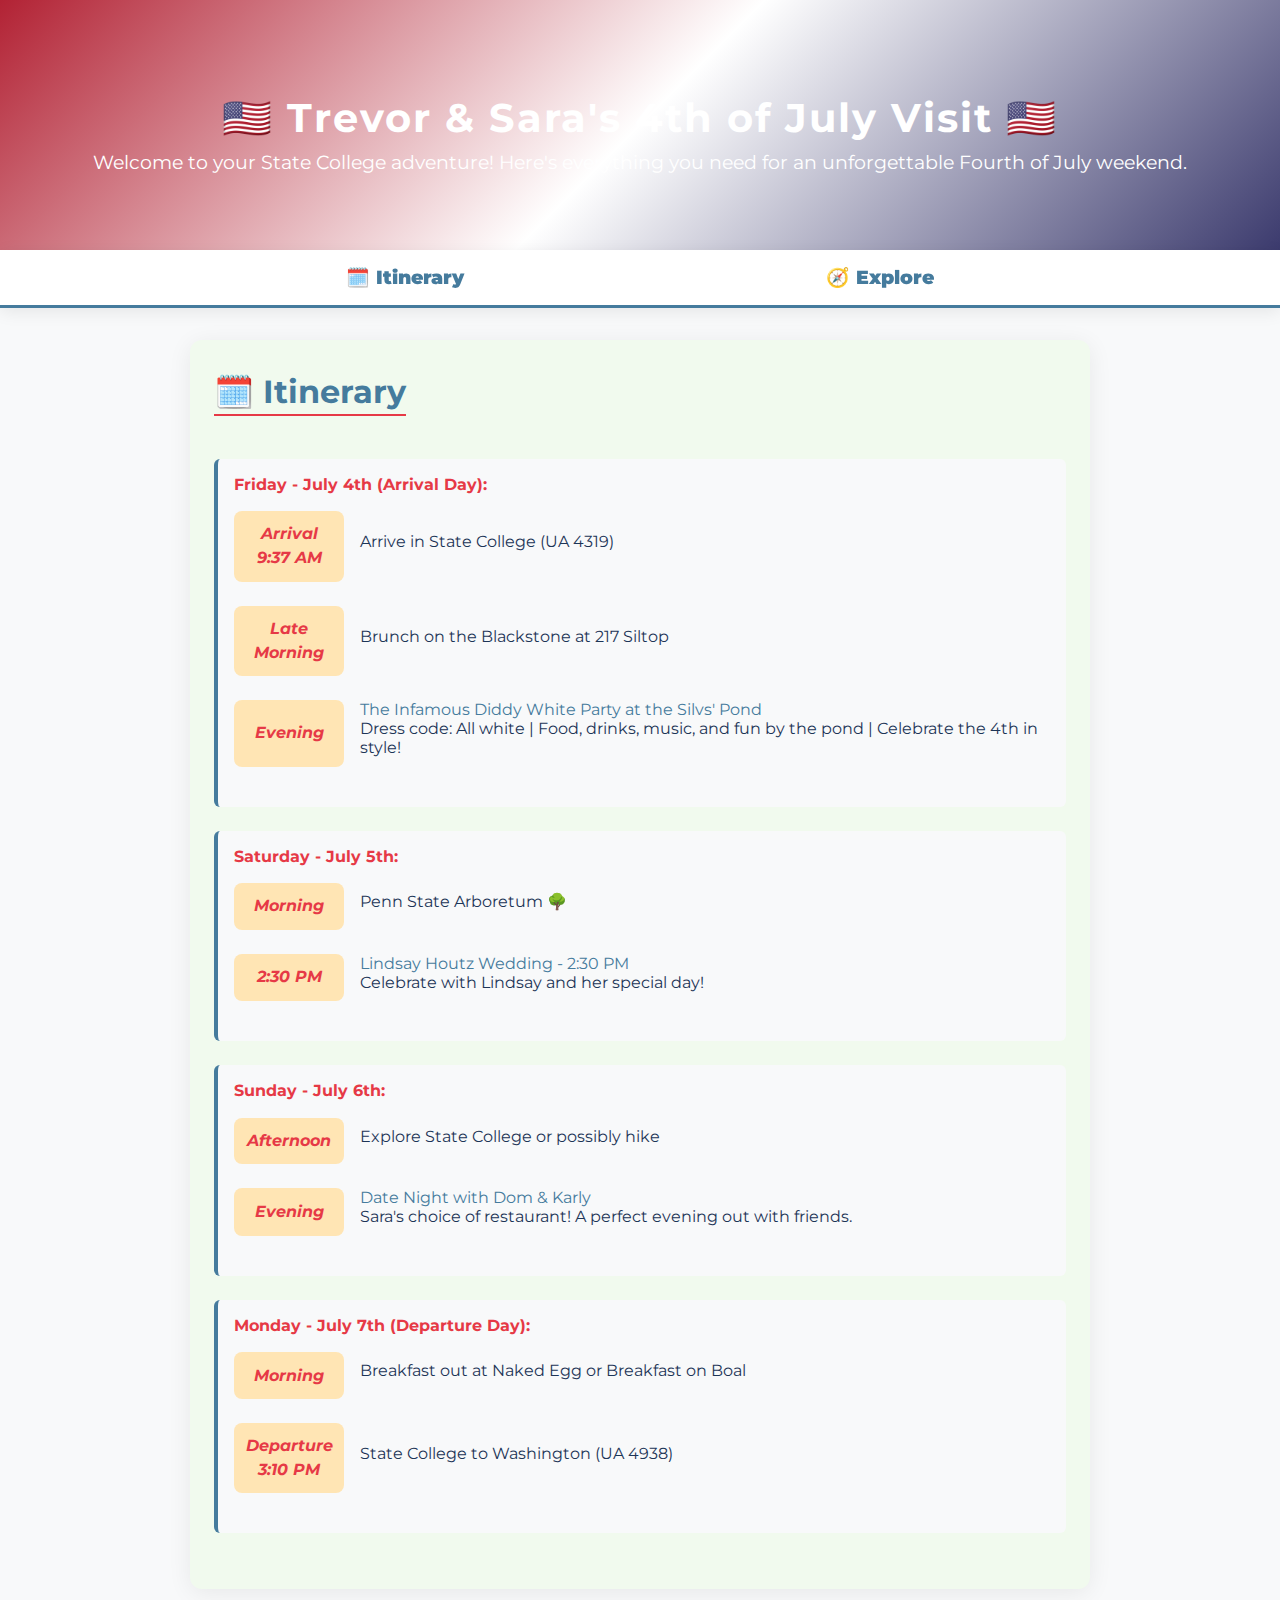
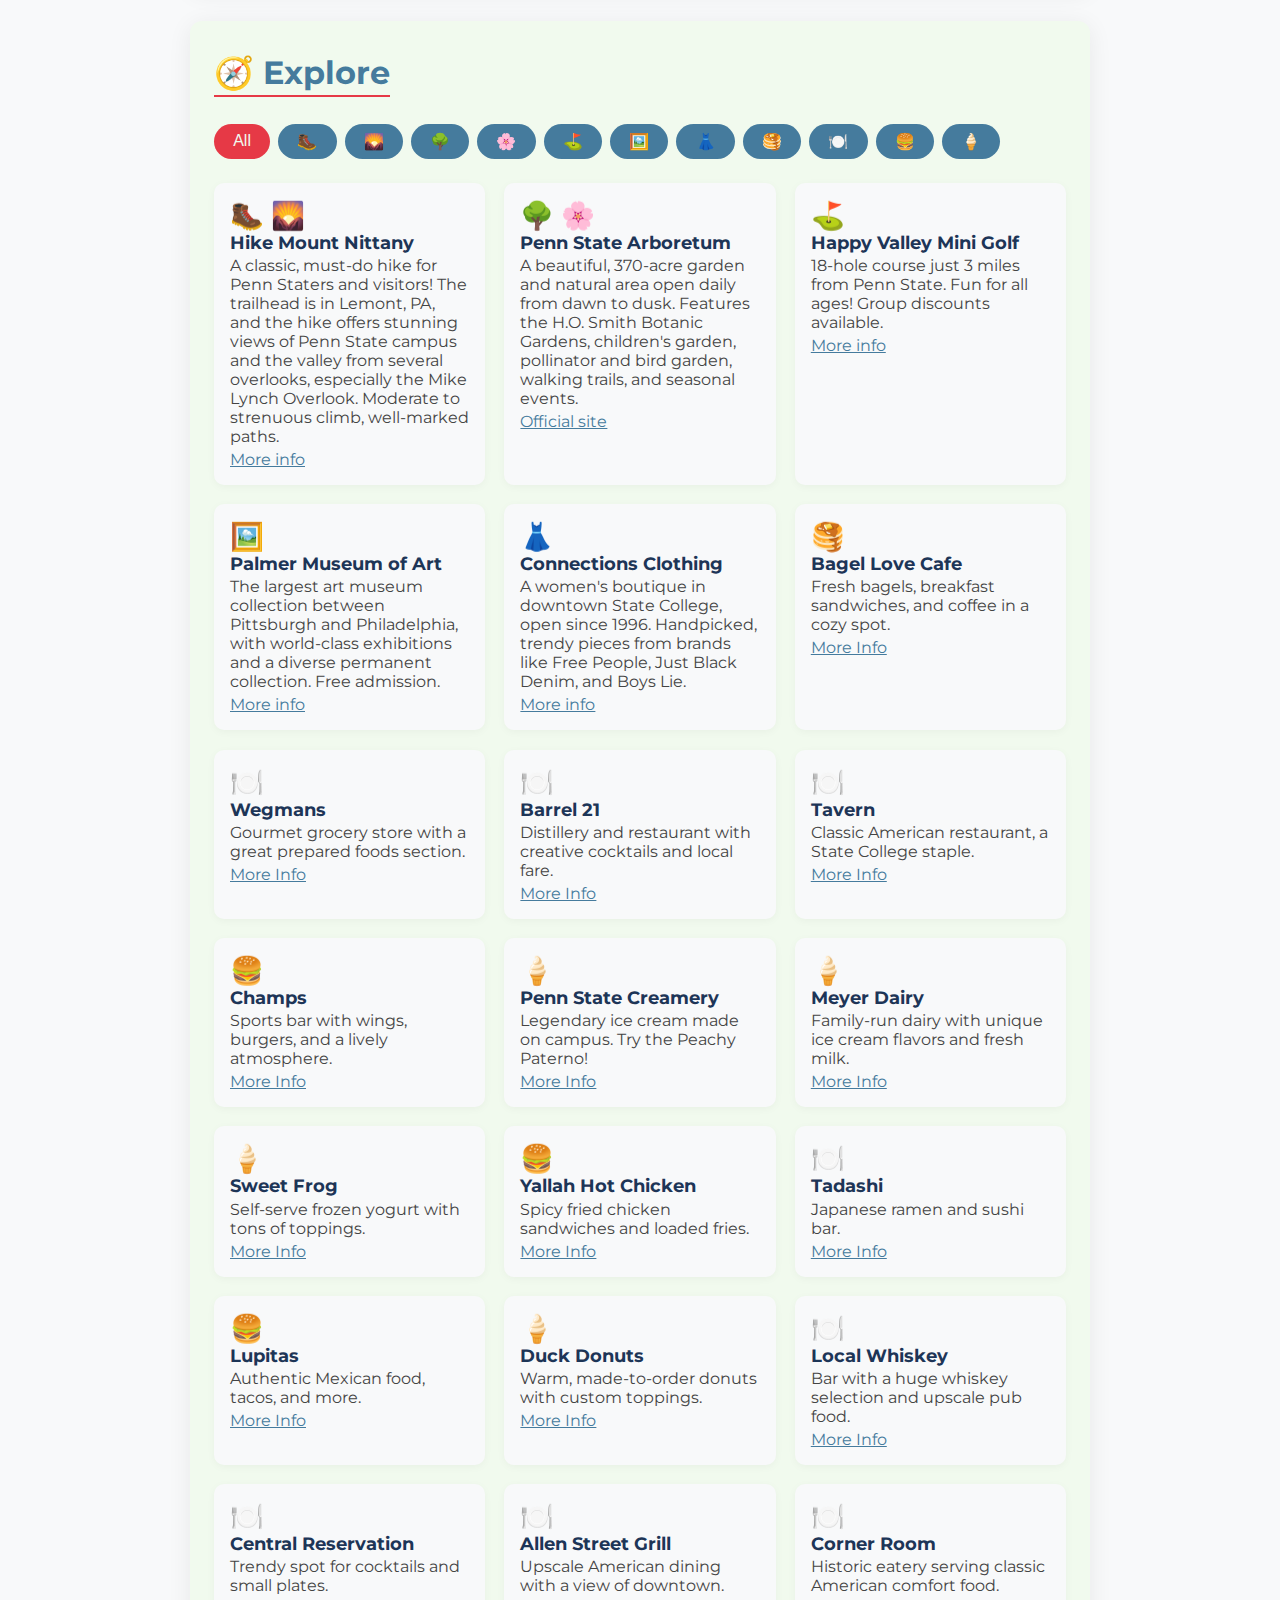
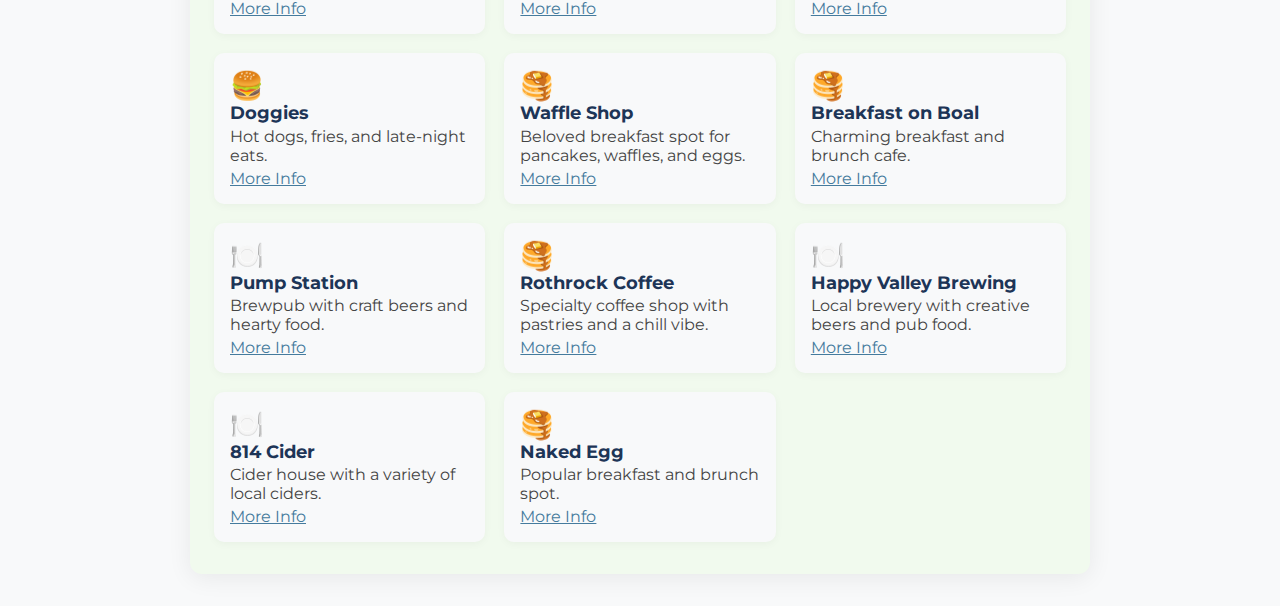
<file: plans/trevor-and-sara/index.html>
<!DOCTYPE html>
<html lang="en">
<head>
  <meta charset="UTF-8">
  <meta name="viewport" content="width=device-width, initial-scale=1.0">
  <title>Trip Viewer</title>
  <link href="https://fonts.googleapis.com/css2?family=Montserrat:wght@400;700&display=swap" rel="stylesheet">
  <link rel="stylesheet" href="../../components/css/trip-viewer.css">
</head>
<body>
  <header id="tripHeader">
    <div class="header-content">
      <h1 id="tripTitle"></h1>
      <p id="tripSubtitle"></p>
    </div>
  </header>
  <nav>
    <a href="#itinerary" id="nav-itinerary">🗓️ Itinerary</a>
    <a href="#explore" id="nav-explore">🧭 Explore</a>
  </nav>

  <section id="itinerary">
    <h2>🗓️ Itinerary</h2>
    <ul class="itinerary" id="itineraryList"></ul>
  </section>

  <section id="explore">
    <h2>🧭 Explore</h2>
    <div class="emoji-filters" id="emojiFilters" style="display:flex;flex-wrap:wrap;gap:0.5rem;margin-bottom:1.5rem;"></div>
    <div class="explore-grid" id="exploreGrid" style="display:grid;grid-template-columns:repeat(auto-fit,minmax(220px,1fr));gap:1.2rem;"></div>
  </section>

  <script>
    window.TRIP_JSON = 'configuration.json';
  </script>
  <script type="module" src="../../components/javascript/trip-viewer.js"></script>
</body>
</html>
</file>
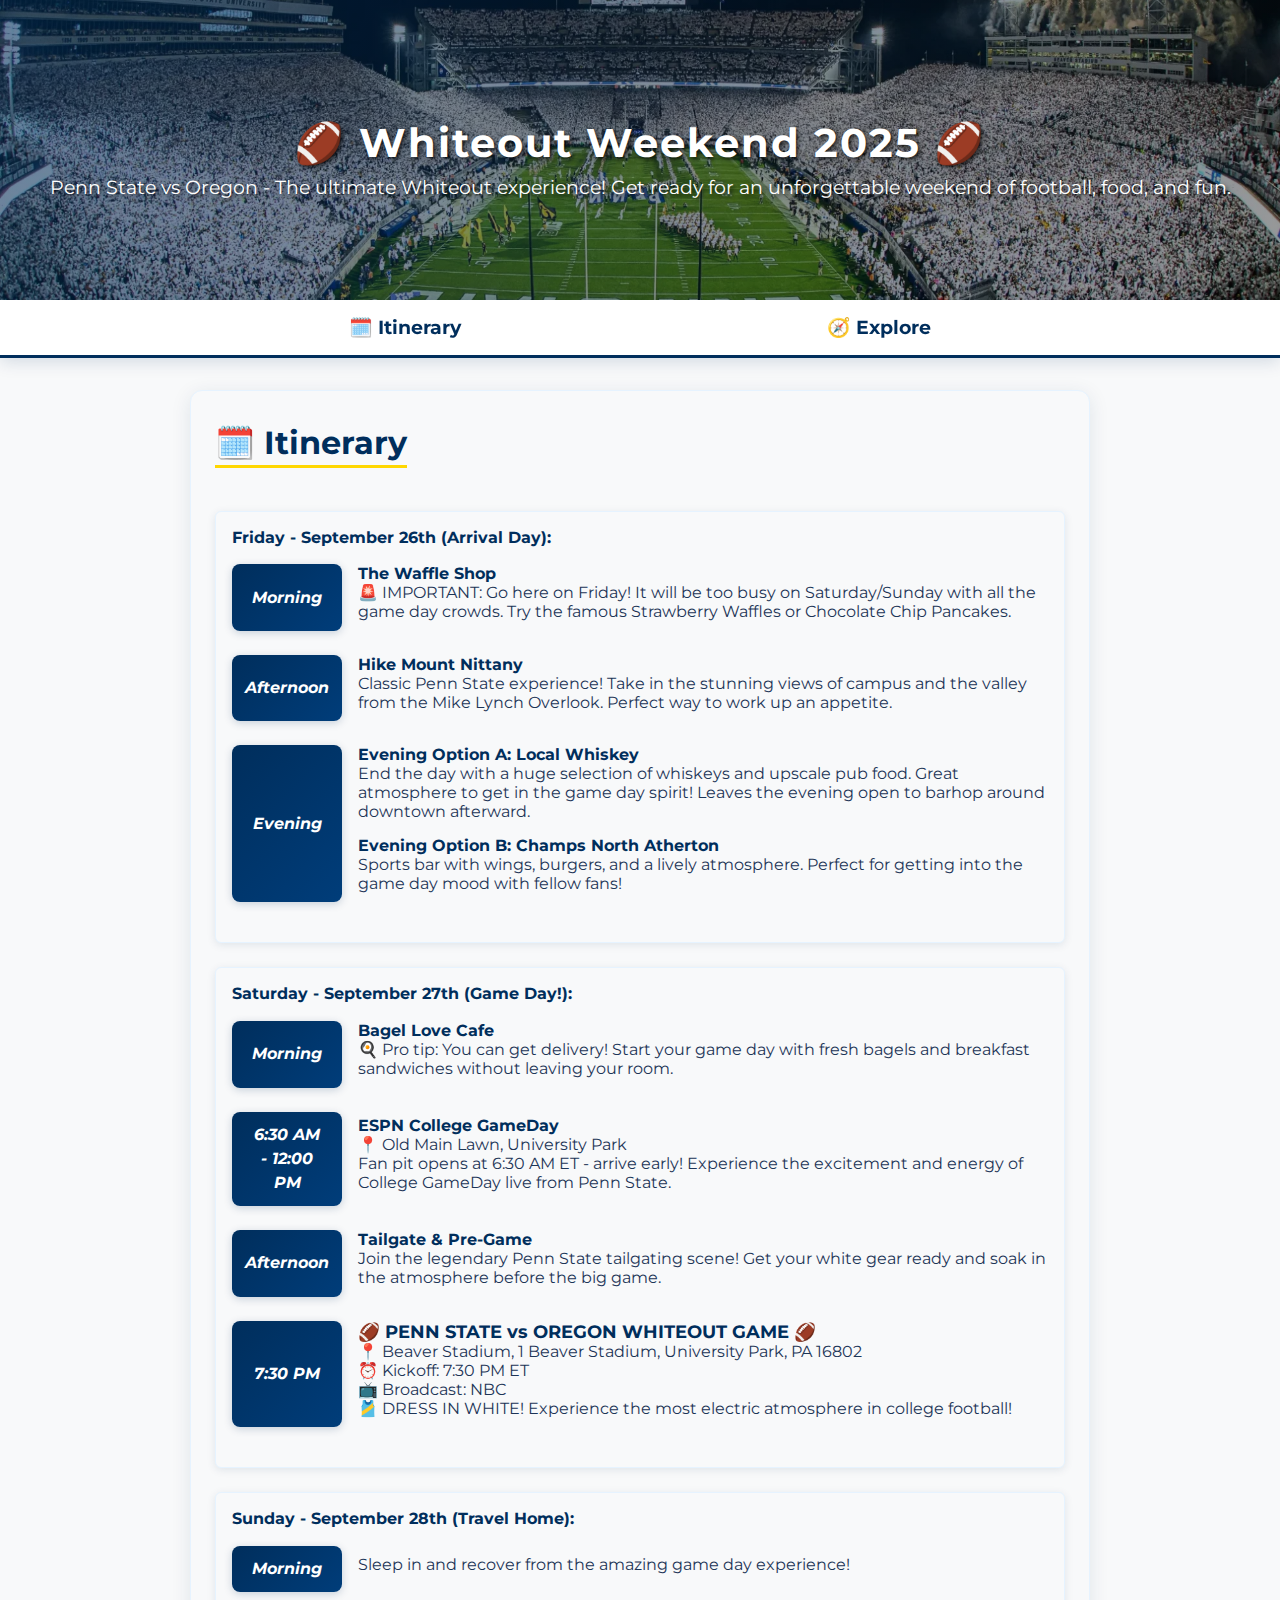
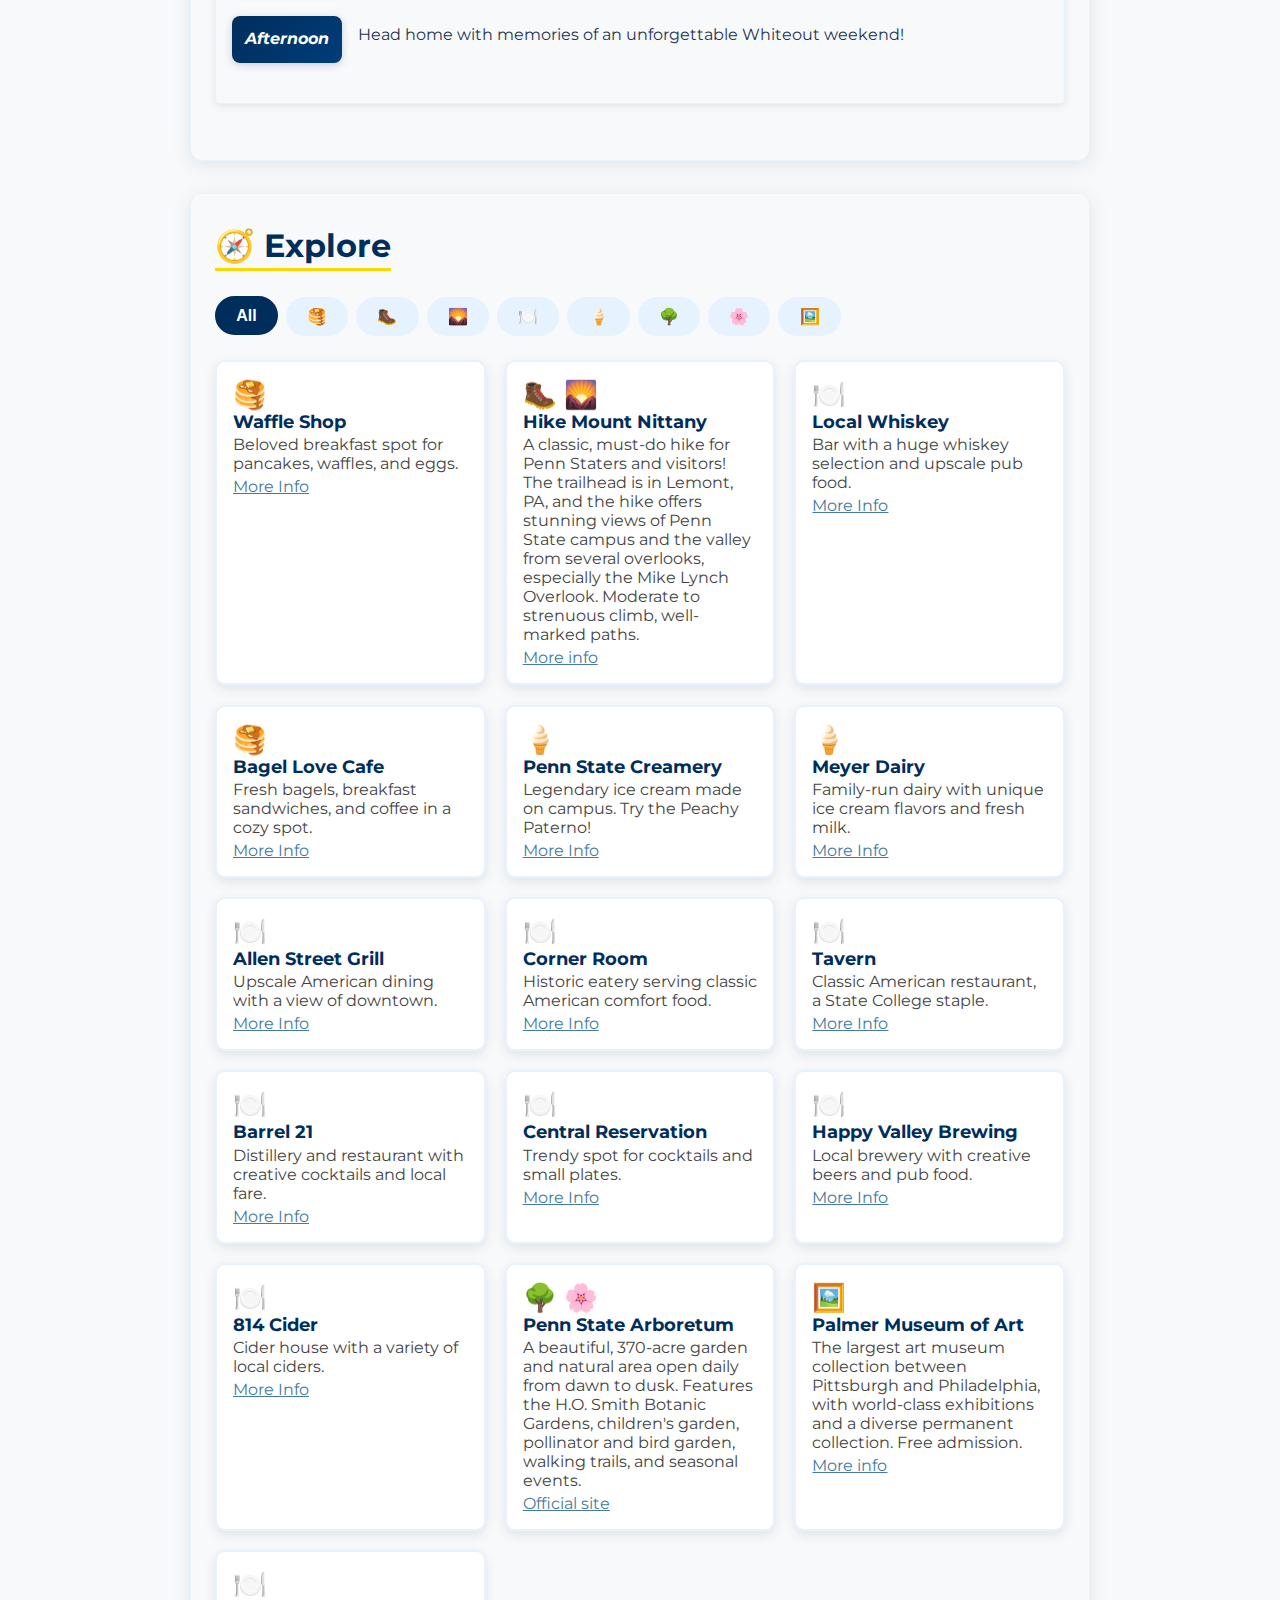
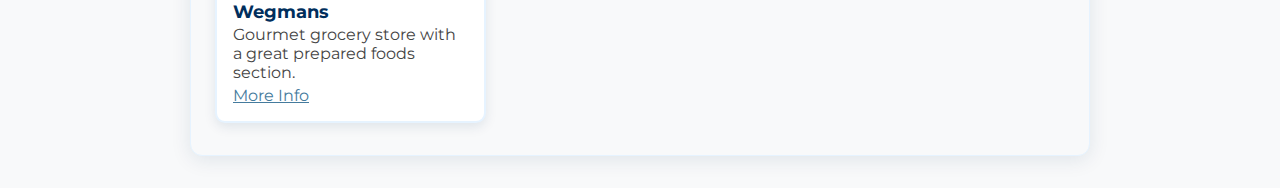
<file: plans/whiteout-weekend-2025/index.html>
<!DOCTYPE html>
<html lang="en">
<head>
  <meta charset="UTF-8">
  <meta name="viewport" content="width=device-width, initial-scale=1.0">
  <title>Trip Viewer</title>
  <link href="https://fonts.googleapis.com/css2?family=Montserrat:wght@400;700&display=swap" rel="stylesheet">
  <link rel="stylesheet" href="../../components/css/trip-viewer.css">
  <link rel="stylesheet" href="whiteout-theme.css">
</head>
<body>
  <header id="tripHeader">
    <div class="header-content">
      <h1 id="tripTitle"></h1>
      <p id="tripSubtitle"></p>
    </div>
  </header>
  <nav>
    <a href="#itinerary" id="nav-itinerary">🗓️ Itinerary</a>
    <a href="#explore" id="nav-explore">🧭 Explore</a>
  </nav>

  <section id="itinerary">
    <h2>🗓️ Itinerary</h2>
    <ul class="itinerary" id="itineraryList"></ul>
  </section>

  <section id="explore">
    <h2>🧭 Explore</h2>
    <div class="emoji-filters" id="emojiFilters" style="display:flex;flex-wrap:wrap;gap:0.5rem;margin-bottom:1.5rem;"></div>
    <div class="explore-grid" id="exploreGrid" style="display:grid;grid-template-columns:repeat(auto-fit,minmax(220px,1fr));gap:1.2rem;"></div>
  </section>

  <script>
    window.TRIP_JSON = 'configuration.json';
  </script>
  <script type="module" src="../../components/javascript/trip-viewer.js"></script>
</body>
</html>
</file>
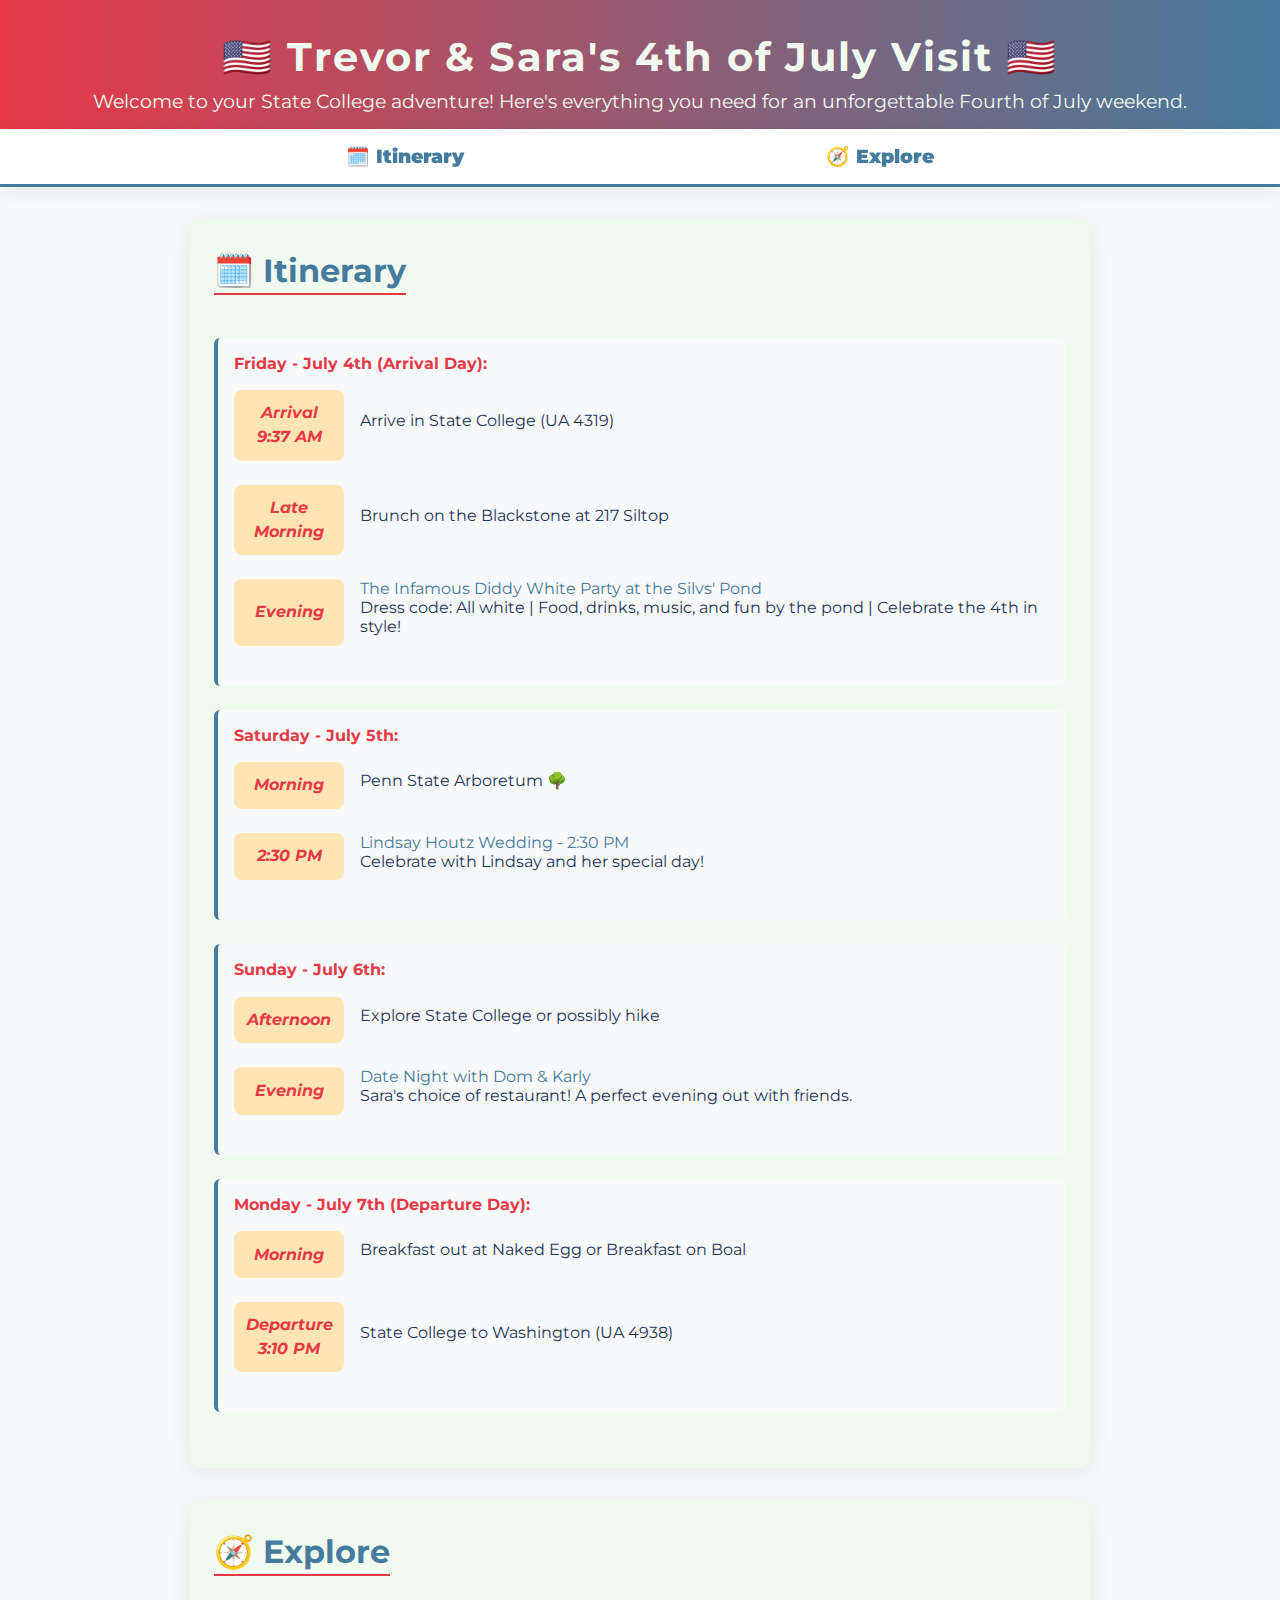
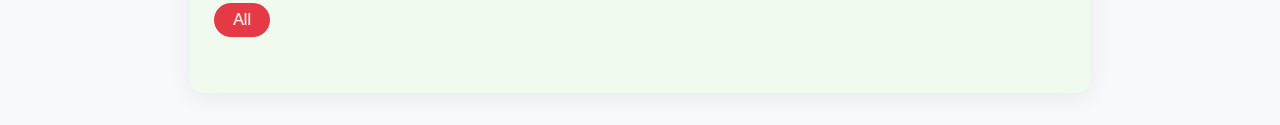
<file: plans/trevor-and-sara.html>
<!DOCTYPE html>
<html lang="en">
<head>
  <meta charset="UTF-8">
  <meta name="viewport" content="width=device-width, initial-scale=1.0">
  <title>Trip Viewer</title>
  <link href="https://fonts.googleapis.com/css2?family=Montserrat:wght@400;700&display=swap" rel="stylesheet">
  <link rel="stylesheet" href="../components/css/trip-viewer.css">
</head>
<body>
  <header id="tripHeader">
    <div class="header-content">
      <h1 id="tripTitle"></h1>
      <p id="tripSubtitle"></p>
    </div>
  </header>
  <nav>
    <a href="#itinerary" id="nav-itinerary">🗓️ Itinerary</a>
    <a href="#explore" id="nav-explore">🧭 Explore</a>
  </nav>

  <section id="itinerary">
    <h2>🗓️ Itinerary</h2>
    <ul class="itinerary" id="itineraryList"></ul>
  </section>

  <section id="explore">
    <h2>🧭 Explore</h2>
    <div class="emoji-filters" id="emojiFilters" style="display:flex;flex-wrap:wrap;gap:0.5rem;margin-bottom:1.5rem;"></div>
    <div class="explore-grid" id="exploreGrid" style="display:grid;grid-template-columns:repeat(auto-fit,minmax(220px,1fr));gap:1.2rem;"></div>
  </section>

  <script>
    window.TRIP_JSON = 'trevor-and-sara.json';
  </script>
  <script type="module" src="../components/javascript/trip-viewer.js"></script>
</body>
</html>
</file>
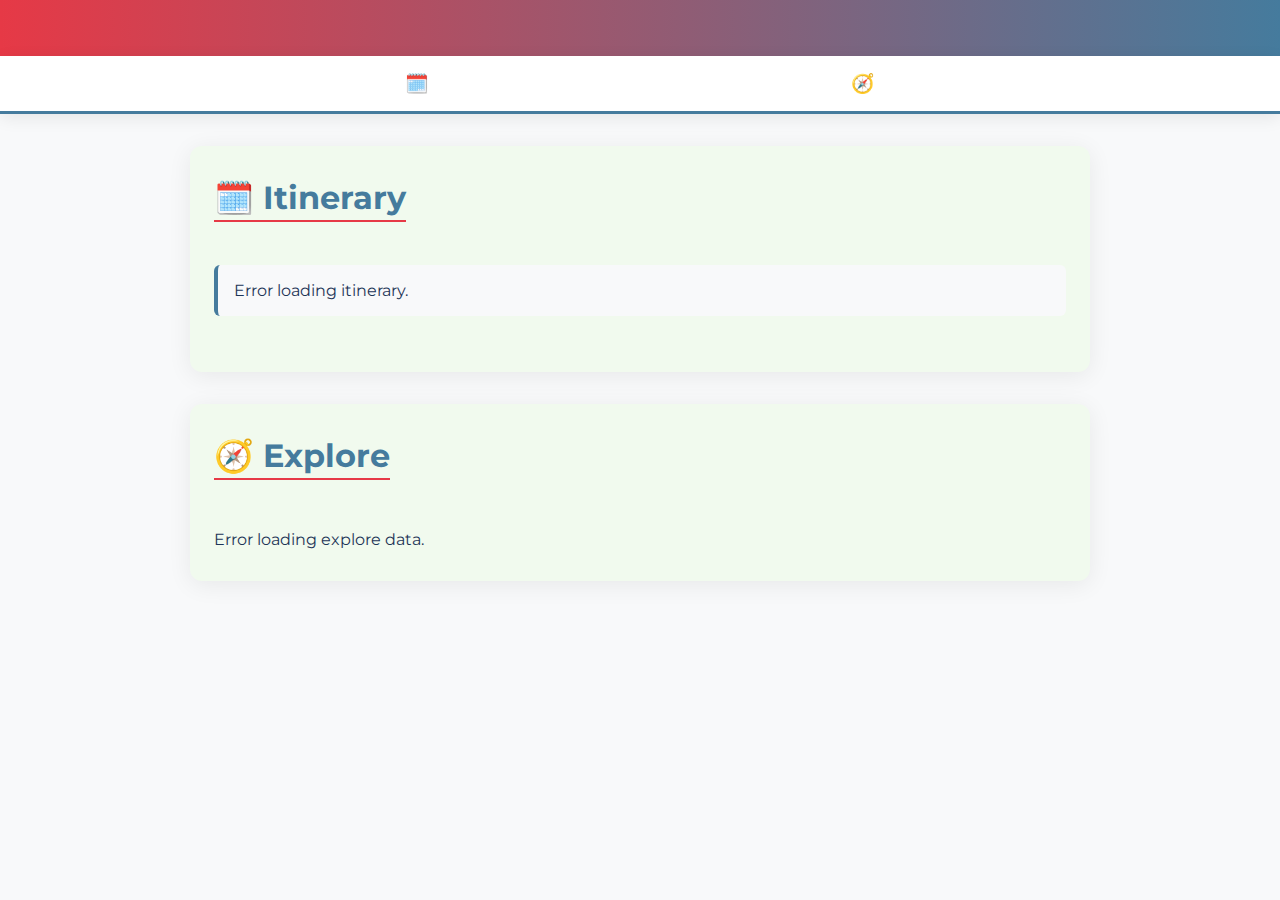
<file: plans/trevor-and-sarah-trip.html>
<!DOCTYPE html>
<html lang="en">
<head>
  <meta charset="UTF-8">
  <meta name="viewport" content="width=device-width, initial-scale=1.0">
  <title>Trip Viewer</title>
  <link href="https://fonts.googleapis.com/css2?family=Montserrat:wght@400;700&display=swap" rel="stylesheet">
  <link rel="stylesheet" href="../components/css/trip-viewer.css">
</head>
<body>
  <header>
    <h1 id="tripTitle"></h1>
    <p id="tripSubtitle"></p>
  </header>
  <nav>
    <a href="#itinerary" id="nav-itinerary">🗓️</a>
    <a href="#explore" id="nav-explore">🧭</a>
  </nav>

  <section id="itinerary">
    <h2>🗓️ Itinerary</h2>
    <ul class="itinerary" id="itineraryList"></ul>
  </section>

  <section id="explore">
    <h2>🧭 Explore</h2>
    <div class="emoji-filters" id="emojiFilters" style="display:flex;flex-wrap:wrap;gap:0.5rem;margin-bottom:1.5rem;"></div>
    <div class="explore-grid" id="exploreGrid" style="display:grid;grid-template-columns:repeat(auto-fit,minmax(220px,1fr));gap:1.2rem;"></div>
  </section>

  <script>
    window.TRIP_JSON = 'trevor-and-sarah-trip.json';
  </script>
  <script type="module" src="../components/javascript/trip-viewer.js"></script>
</body>
</html>
</file>
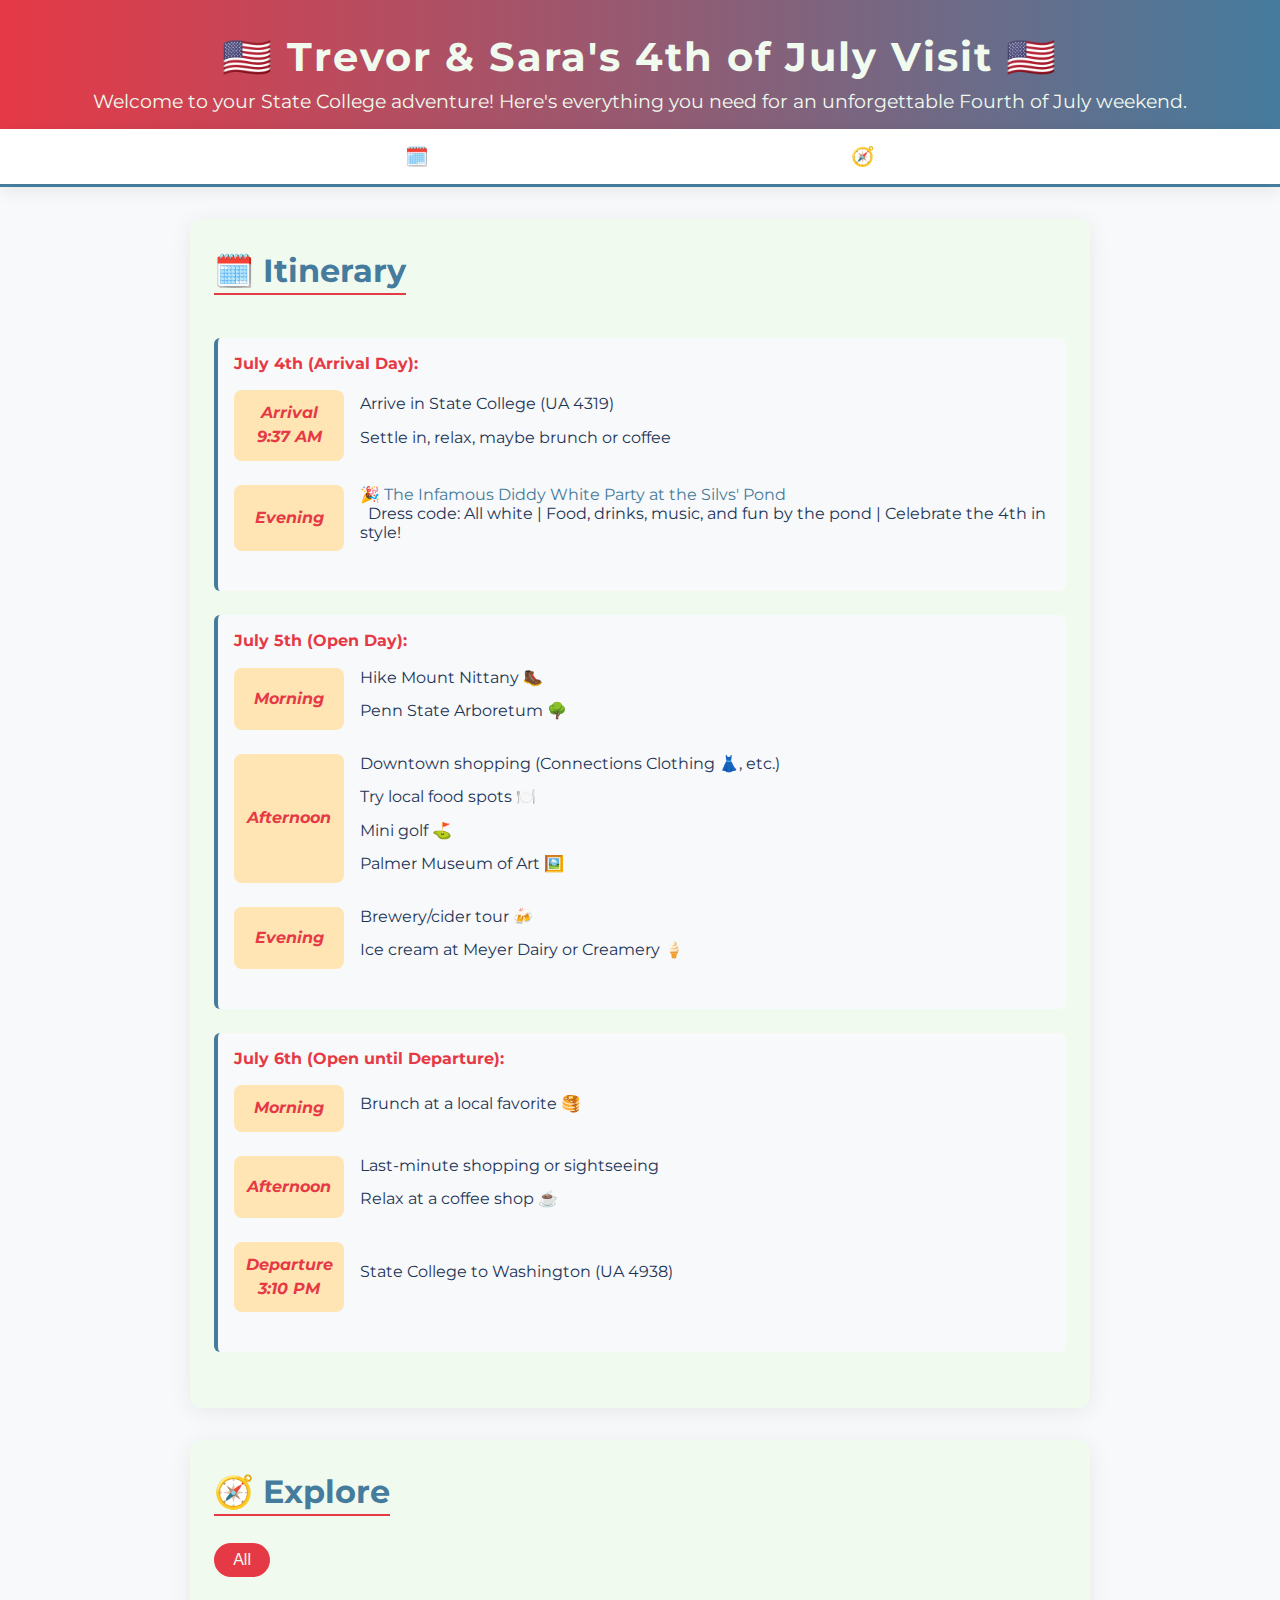
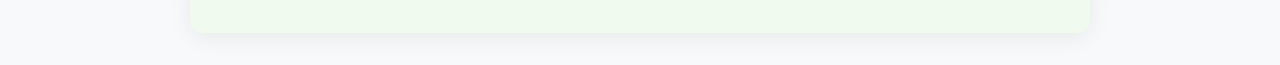
<file: plans/trevor-and-sarah.html>
<!DOCTYPE html>
<html lang="en">
<head>
  <meta charset="UTF-8">
  <meta name="viewport" content="width=device-width, initial-scale=1.0">
  <title>Trip Viewer</title>
  <link href="https://fonts.googleapis.com/css2?family=Montserrat:wght@400;700&display=swap" rel="stylesheet">
  <link rel="stylesheet" href="../components/css/trip-viewer.css">
</head>
<body>
  <header>
    <h1 id="tripTitle"></h1>
    <p id="tripSubtitle"></p>
  </header>
  <nav>
    <a href="#itinerary" id="nav-itinerary">🗓️</a>
    <a href="#explore" id="nav-explore">🧭</a>
  </nav>

  <section id="itinerary">
    <h2>🗓️ Itinerary</h2>
    <ul class="itinerary" id="itineraryList"></ul>
  </section>

  <section id="explore">
    <h2>🧭 Explore</h2>
    <div class="emoji-filters" id="emojiFilters" style="display:flex;flex-wrap:wrap;gap:0.5rem;margin-bottom:1.5rem;"></div>
    <div class="explore-grid" id="exploreGrid" style="display:grid;grid-template-columns:repeat(auto-fit,minmax(220px,1fr));gap:1.2rem;"></div>
  </section>

  <script>
    window.TRIP_JSON = 'trevor-and-sarah.json';
  </script>
  <script type="module" src="../components/javascript/trip-viewer.js"></script>
</body>
</html>
</file>
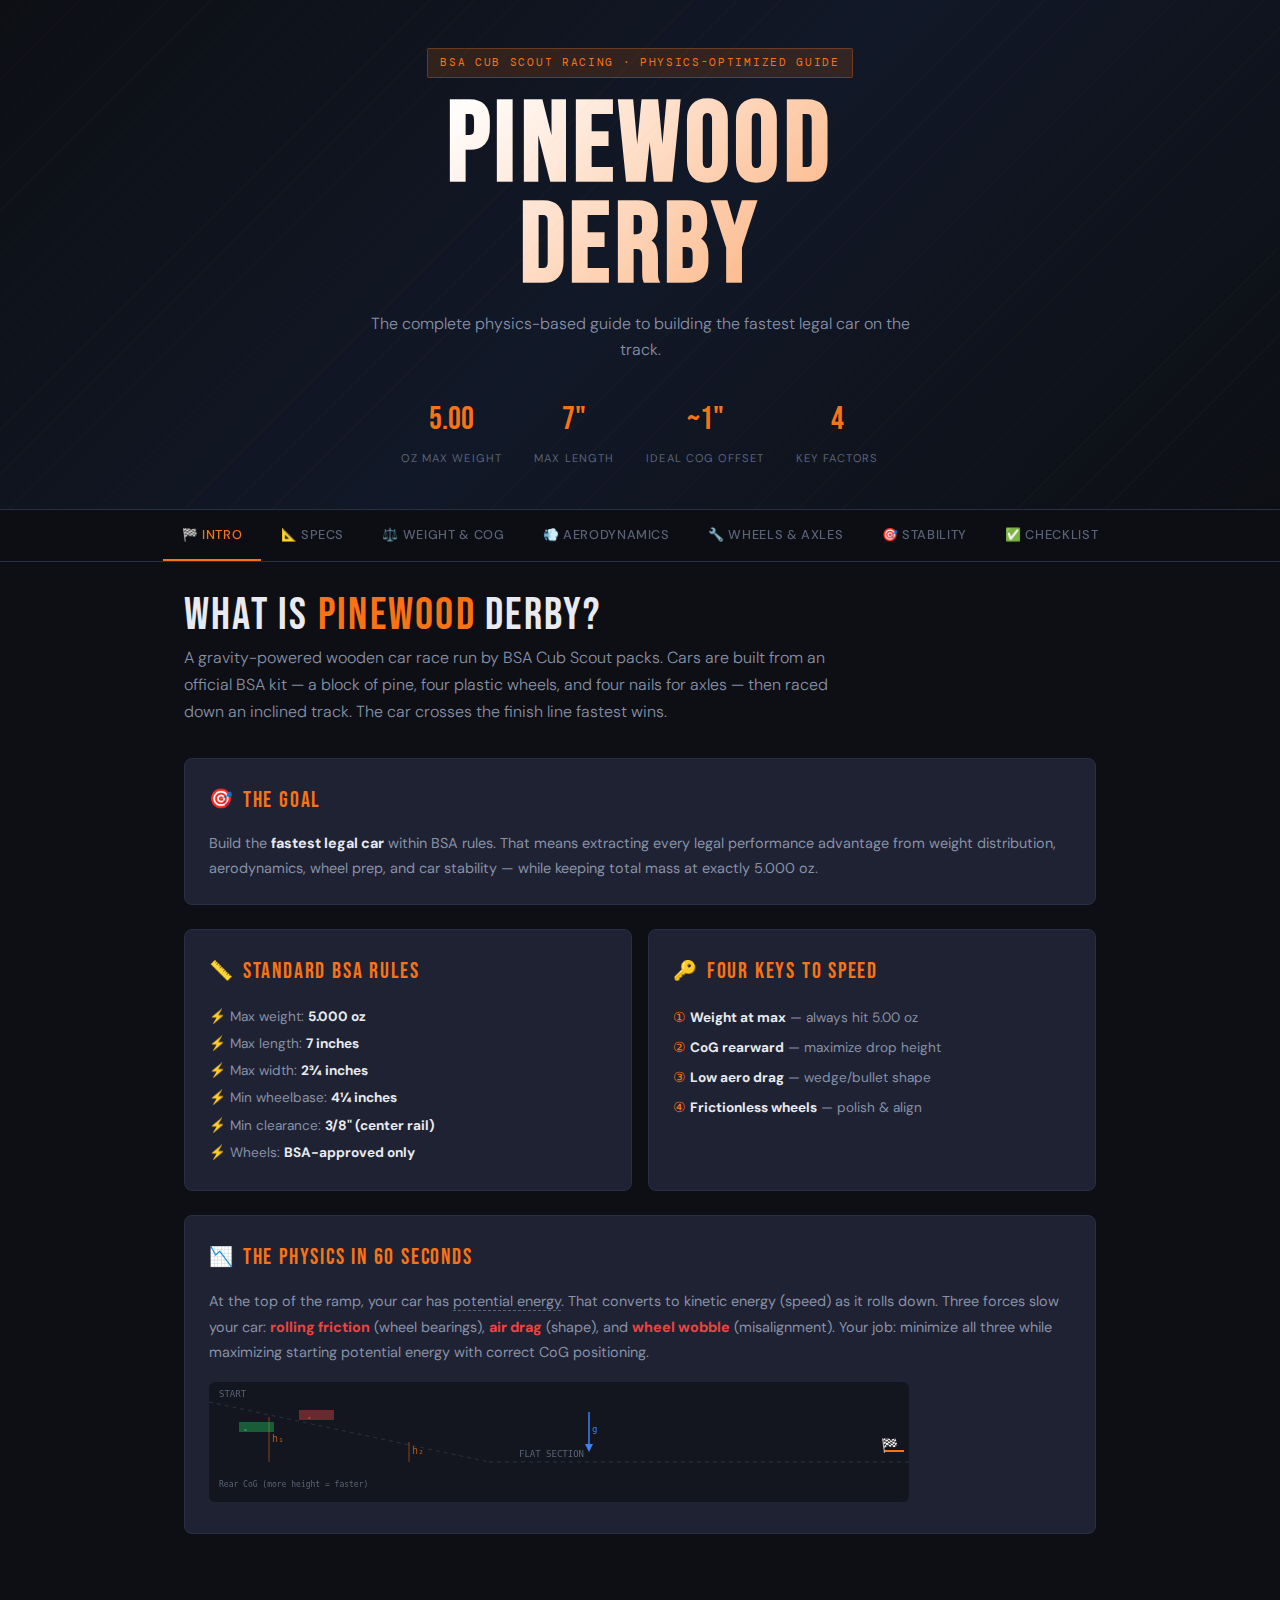
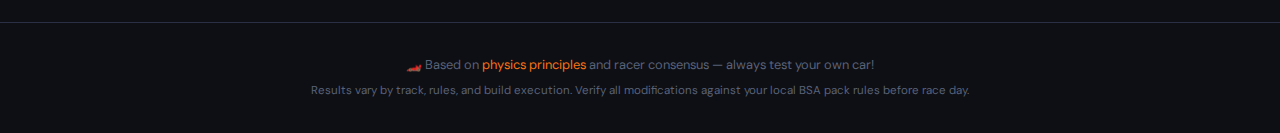
<file: projects/pinewood-derby.html>
<!DOCTYPE html>
<html lang="en">
<head>
<meta charset="UTF-8">
<meta name="viewport" content="width=device-width, initial-scale=1.0">
<title>Pinewood Derby — Peak Performance Guide</title>
<style>
  @import url('https://fonts.googleapis.com/css2?family=Bebas+Neue&family=DM+Sans:ital,wght@0,300;0,400;0,500;0,700;1,300&family=DM+Mono:wght@400;500&display=swap');

  :root {
    --bg: #0d0f14;
    --bg2: #13161e;
    --bg3: #1a1e2a;
    --card: #1e2232;
    --border: #2a2f45;
    --orange: #f97316;
    --orange2: #fb923c;
    --blue: #3b82f6;
    --blue2: #60a5fa;
    --green: #22c55e;
    --red: #ef4444;
    --yellow: #eab308;
    --text: #e8eaf0;
    --text2: #8891a8;
    --text3: #5a6278;
    --accent: #f97316;
    --glow: rgba(249,115,22,0.15);
  }

  *, *::before, *::after { box-sizing: border-box; margin: 0; padding: 0; }

  html { scroll-behavior: smooth; }

  body {
    font-family: 'DM Sans', sans-serif;
    background: var(--bg);
    color: var(--text);
    min-height: 100vh;
    overflow-x: hidden;
    font-size: 15px;
    line-height: 1.6;
  }

  /* HEADER */
  header {
    position: relative;
    background: linear-gradient(135deg, #0d0f14 0%, #111827 50%, #0d0f14 100%);
    border-bottom: 1px solid var(--border);
    padding: 3rem 2rem 2.5rem;
    text-align: center;
    overflow: hidden;
  }

  header::before {
    content: '';
    position: absolute;
    inset: 0;
    background: repeating-linear-gradient(
      -45deg,
      transparent,
      transparent 30px,
      rgba(249,115,22,0.03) 30px,
      rgba(249,115,22,0.03) 31px
    );
  }

  .header-badge {
    display: inline-block;
    background: rgba(249,115,22,0.15);
    border: 1px solid rgba(249,115,22,0.3);
    color: var(--orange);
    font-family: 'DM Mono', monospace;
    font-size: 0.7rem;
    letter-spacing: 0.15em;
    text-transform: uppercase;
    padding: 0.3rem 0.8rem;
    border-radius: 2px;
    margin-bottom: 1.2rem;
    animation: fadeDown 0.5s ease;
  }

  h1.hero-title {
    font-family: 'Bebas Neue', sans-serif;
    font-size: clamp(3rem, 10vw, 7rem);
    letter-spacing: 0.04em;
    line-height: 0.9;
    background: linear-gradient(135deg, #fff 30%, var(--orange) 100%);
    -webkit-background-clip: text;
    -webkit-text-fill-color: transparent;
    background-clip: text;
    animation: fadeDown 0.6s ease 0.1s both;
    margin-bottom: 0.5rem;
  }

  .hero-sub {
    font-size: 1rem;
    color: var(--text2);
    font-weight: 300;
    max-width: 540px;
    margin: 0.8rem auto 0;
    animation: fadeDown 0.7s ease 0.2s both;
  }

  .hero-stats {
    display: flex;
    justify-content: center;
    gap: 2rem;
    margin-top: 2rem;
    flex-wrap: wrap;
    animation: fadeDown 0.8s ease 0.3s both;
  }

  .hero-stat {
    text-align: center;
  }

  .hero-stat .num {
    font-family: 'Bebas Neue', sans-serif;
    font-size: 2rem;
    color: var(--orange);
    display: block;
  }

  .hero-stat .lbl {
    font-size: 0.7rem;
    color: var(--text3);
    text-transform: uppercase;
    letter-spacing: 0.1em;
  }

  /* NAV */
  nav {
    position: sticky;
    top: 0;
    z-index: 100;
    background: rgba(13,15,20,0.95);
    backdrop-filter: blur(12px);
    border-bottom: 1px solid var(--border);
    padding: 0 1rem;
    display: flex;
    gap: 0;
    overflow-x: auto;
    scrollbar-width: none;
  }

  nav::-webkit-scrollbar { display: none; }

  .nav-btn {
    flex: 0 0 auto;
    background: none;
    border: none;
    color: var(--text3);
    font-family: 'DM Sans', sans-serif;
    font-size: 0.8rem;
    font-weight: 500;
    letter-spacing: 0.05em;
    text-transform: uppercase;
    padding: 1rem 1.2rem;
    cursor: pointer;
    border-bottom: 2px solid transparent;
    transition: color 0.2s, border-color 0.2s;
    white-space: nowrap;
  }

  .nav-btn:hover { color: var(--text); }
  .nav-btn.active { color: var(--orange); border-bottom-color: var(--orange); }

  @media (min-width: 961px) {
    nav { justify-content: center; }
  }

  /* MAIN LAYOUT */
  main {
    max-width: 960px;
    margin: 0 auto;
    padding: 2rem 1.5rem 4rem;
  }

  /* SECTIONS */
  .section {
    display: none;
    animation: fadeIn 0.4s ease;
  }
  .section.active { display: block; }

  @keyframes fadeIn { from { opacity:0; transform:translateY(12px); } to { opacity:1; transform:none; } }
  @keyframes fadeDown { from { opacity:0; transform:translateY(-12px); } to { opacity:1; transform:none; } }

  .section-title {
    font-family: 'Bebas Neue', sans-serif;
    font-size: 2.8rem;
    letter-spacing: 0.05em;
    color: var(--text);
    margin-bottom: 0.3rem;
    line-height: 1;
  }

  .section-title span { color: var(--orange); }

  .section-intro {
    color: var(--text2);
    max-width: 660px;
    margin-bottom: 2rem;
    font-weight: 300;
    font-size: 1rem;
    line-height: 1.7;
  }

  /* CARDS */
  .card {
    background: var(--card);
    border: 1px solid var(--border);
    border-radius: 8px;
    padding: 1.5rem;
    margin-bottom: 1.5rem;
    position: relative;
    transition: border-color 0.2s;
  }

  .card:hover { border-color: rgba(249,115,22,0.3); }

  .card-title {
    font-family: 'Bebas Neue', sans-serif;
    font-size: 1.4rem;
    letter-spacing: 0.08em;
    color: var(--orange);
    margin-bottom: 0.8rem;
    display: flex;
    align-items: center;
    gap: 0.5rem;
  }

  .card-title .icon { font-size: 1.2rem; }

  /* SPECS TABLE */
  .specs-grid {
    display: grid;
    grid-template-columns: repeat(auto-fill, minmax(200px, 1fr));
    gap: 1rem;
    margin-bottom: 1.5rem;
  }

  .spec-card {
    background: var(--bg3);
    border: 1px solid var(--border);
    border-radius: 6px;
    padding: 1.2rem;
    position: relative;
    overflow: hidden;
    transition: transform 0.2s, border-color 0.2s;
  }

  .spec-card:hover { transform: translateY(-2px); border-color: var(--orange); }

  .spec-card::before {
    content: '';
    position: absolute;
    top: 0; left: 0; right: 0;
    height: 2px;
    background: var(--orange);
  }

  .spec-label {
    font-size: 0.68rem;
    text-transform: uppercase;
    letter-spacing: 0.12em;
    color: var(--text3);
    margin-bottom: 0.4rem;
  }

  .spec-value {
    font-family: 'DM Mono', monospace;
    font-size: 1.3rem;
    color: var(--text);
    font-weight: 500;
    margin-bottom: 0.3rem;
  }

  .spec-note {
    font-size: 0.75rem;
    color: var(--text2);
    line-height: 1.4;
  }

  /* PHYSICS DIAGRAM */
  .track-diagram {
    background: var(--bg3);
    border: 1px solid var(--border);
    border-radius: 8px;
    padding: 1.5rem;
    margin-bottom: 1.5rem;
  }

  /* SLIDER */
  .slider-section {
    background: var(--bg3);
    border: 1px solid var(--border);
    border-radius: 8px;
    padding: 1.5rem;
    margin-bottom: 1.5rem;
  }

  .slider-label {
    display: flex;
    justify-content: space-between;
    align-items: center;
    margin-bottom: 0.8rem;
  }

  .slider-label .title {
    font-weight: 500;
    color: var(--text);
  }

  .slider-label .value {
    font-family: 'DM Mono', monospace;
    color: var(--orange);
    font-size: 1rem;
  }

  input[type=range] {
    width: 100%;
    height: 4px;
    appearance: none;
    background: var(--border);
    border-radius: 2px;
    outline: none;
    cursor: pointer;
    margin-bottom: 1rem;
  }

  input[type=range]::-webkit-slider-thumb {
    appearance: none;
    width: 18px;
    height: 18px;
    border-radius: 50%;
    background: var(--orange);
    border: 2px solid var(--bg);
    box-shadow: 0 0 8px var(--glow);
    transition: transform 0.15s;
  }

  input[type=range]::-webkit-slider-thumb:hover { transform: scale(1.2); }

  .result-bar-wrap {
    background: var(--bg2);
    border-radius: 4px;
    overflow: hidden;
    height: 10px;
    margin-bottom: 0.4rem;
  }

  .result-bar {
    height: 100%;
    background: linear-gradient(90deg, var(--blue), var(--orange));
    border-radius: 4px;
    transition: width 0.4s cubic-bezier(0.34, 1.56, 0.64, 1);
  }

  .advantage-display {
    display: flex;
    align-items: center;
    gap: 1rem;
    margin-top: 1rem;
    padding: 1rem;
    background: var(--bg2);
    border-radius: 6px;
    border: 1px solid var(--border);
  }

  .advantage-num {
    font-family: 'Bebas Neue', sans-serif;
    font-size: 2.5rem;
    color: var(--orange);
    line-height: 1;
  }

  .advantage-desc {
    font-size: 0.85rem;
    color: var(--text2);
    line-height: 1.5;
  }

  /* AERO SHAPES */
  .shapes-grid {
    display: grid;
    grid-template-columns: repeat(auto-fill, minmax(200px, 1fr));
    gap: 1rem;
    margin-bottom: 1.5rem;
  }

  .shape-card {
    background: var(--bg3);
    border: 1px solid var(--border);
    border-radius: 8px;
    padding: 1rem;
    cursor: pointer;
    transition: border-color 0.2s, transform 0.2s;
    text-align: center;
  }

  .shape-card:hover, .shape-card.selected {
    border-color: var(--orange);
    transform: translateY(-2px);
  }

  .shape-card.selected { background: rgba(249,115,22,0.08); }

  .shape-svg { margin: 0.5rem auto 0.8rem; display: block; }

  .shape-name {
    font-weight: 600;
    margin-bottom: 0.3rem;
    font-size: 0.9rem;
  }

  .shape-drag {
    font-family: 'DM Mono', monospace;
    color: var(--green);
    font-size: 0.8rem;
  }

  .shape-detail {
    font-size: 0.78rem;
    color: var(--text2);
    margin-top: 0.4rem;
    display: none;
    text-align: left;
    line-height: 1.5;
  }

  .shape-card.selected .shape-detail { display: block; }

  /* CHECKLIST */
  .checklist {
    list-style: none;
  }

  .checklist li {
    display: flex;
    align-items: flex-start;
    gap: 0.8rem;
    padding: 0.8rem 0;
    border-bottom: 1px solid var(--border);
    cursor: pointer;
    transition: background 0.15s;
    border-radius: 4px;
    padding-left: 0.5rem;
    padding-right: 0.5rem;
  }

  .checklist li:last-child { border-bottom: none; }
  .checklist li:hover { background: var(--bg3); }

  .check-box {
    width: 20px;
    height: 20px;
    border: 2px solid var(--border);
    border-radius: 4px;
    flex-shrink: 0;
    margin-top: 2px;
    display: flex;
    align-items: center;
    justify-content: center;
    transition: background 0.2s, border-color 0.2s;
    font-size: 0.8rem;
  }

  .checklist li.checked .check-box {
    background: var(--green);
    border-color: var(--green);
    color: #fff;
  }

  .check-text { flex: 1; }
  .check-title { font-weight: 500; font-size: 0.9rem; }
  .check-note { font-size: 0.78rem; color: var(--text2); margin-top: 0.2rem; }

  .checklist li.checked .check-title { color: var(--text2); text-decoration: line-through; }

  .progress-wrap {
    background: var(--bg2);
    border-radius: 4px;
    height: 6px;
    margin-bottom: 1rem;
    overflow: hidden;
  }

  .progress-bar {
    height: 100%;
    background: linear-gradient(90deg, var(--blue), var(--green));
    border-radius: 4px;
    transition: width 0.4s ease;
  }

  /* RACE SIM */
  .race-sim {
    background: var(--bg3);
    border: 1px solid var(--border);
    border-radius: 8px;
    padding: 1.5rem;
    margin-bottom: 1.5rem;
  }

  .race-lane {
    display: flex;
    align-items: center;
    gap: 0.8rem;
    margin-bottom: 0.8rem;
  }

  .race-lane-label {
    font-size: 0.72rem;
    color: var(--text2);
    width: 130px;
    flex-shrink: 0;
    font-family: 'DM Mono', monospace;
    white-space: nowrap;
    overflow: hidden;
    text-overflow: ellipsis;
  }

  .race-track {
    flex: 1;
    background: var(--bg2);
    border-radius: 4px;
    height: 28px;
    position: relative;
    overflow: hidden;
    border: 1px solid var(--border);
  }

  .race-car {
    position: absolute;
    left: 0;
    top: 50%;
    transform: translateY(-50%);
    height: 18px;
    border-radius: 2px;
    transition: left 0.05s linear;
    display: flex;
    align-items: center;
    justify-content: flex-end;
    padding-right: 4px;
    font-size: 0.6rem;
    color: rgba(255,255,255,0.8);
    font-family: 'DM Mono', monospace;
    min-width: 30px;
  }

  .race-time {
    font-family: 'DM Mono', monospace;
    font-size: 0.8rem;
    color: var(--orange);
    width: 50px;
    text-align: right;
  }

  .btn {
    display: inline-flex;
    align-items: center;
    gap: 0.5rem;
    background: var(--orange);
    color: #000;
    font-family: 'DM Sans', sans-serif;
    font-weight: 700;
    font-size: 0.85rem;
    letter-spacing: 0.05em;
    text-transform: uppercase;
    padding: 0.7rem 1.5rem;
    border: none;
    border-radius: 4px;
    cursor: pointer;
    transition: background 0.2s, transform 0.15s;
  }

  .btn:hover { background: var(--orange2); transform: translateY(-1px); }
  .btn:active { transform: translateY(0); }

  .btn-ghost {
    background: transparent;
    color: var(--orange);
    border: 1px solid var(--orange);
  }

  .btn-ghost:hover { background: rgba(249,115,22,0.1); }

  /* ACCORDION */
  .accordion-item {
    background: var(--card);
    border: 1px solid var(--border);
    border-radius: 6px;
    margin-bottom: 0.6rem;
    overflow: hidden;
  }

  .accordion-header {
    width: 100%;
    background: none;
    border: none;
    color: var(--text);
    font-family: 'DM Sans', sans-serif;
    font-size: 0.9rem;
    font-weight: 500;
    padding: 1rem 1.2rem;
    text-align: left;
    cursor: pointer;
    display: flex;
    justify-content: space-between;
    align-items: center;
    transition: background 0.15s;
  }

  .accordion-header:hover { background: var(--bg3); }

  .accordion-arrow {
    transition: transform 0.3s;
    color: var(--text3);
    font-size: 1rem;
  }

  .accordion-item.open .accordion-arrow { transform: rotate(180deg); }

  .accordion-body {
    display: none;
    padding: 0 1.2rem 1.2rem;
    color: var(--text2);
    font-size: 0.9rem;
    line-height: 1.7;
    border-top: 1px solid var(--border);
  }

  .accordion-item.open .accordion-body { display: block; }

  /* MISTAKES */
  .mistake-item {
    display: flex;
    gap: 0.8rem;
    padding: 0.8rem;
    background: rgba(239,68,68,0.06);
    border: 1px solid rgba(239,68,68,0.2);
    border-radius: 6px;
    margin-bottom: 0.6rem;
  }

  .mistake-icon { color: var(--red); font-size: 1rem; flex-shrink: 0; margin-top: 2px; }
  .mistake-text .title { font-weight: 500; font-size: 0.9rem; color: var(--text); }
  .mistake-text .desc { font-size: 0.8rem; color: var(--text2); margin-top: 0.2rem; }

  .tip-item {
    display: flex;
    gap: 0.8rem;
    padding: 0.8rem;
    background: rgba(34,197,94,0.06);
    border: 1px solid rgba(34,197,94,0.2);
    border-radius: 6px;
    margin-bottom: 0.6rem;
  }

  .tip-icon { color: var(--green); flex-shrink: 0; margin-top: 2px; }

  /* COG VISUALIZER */
  .cog-viz {
    position: relative;
    margin: 1rem 0;
  }

  /* WEIGHT VIZ */
  .weight-blocks {
    display: flex;
    gap: 0.5rem;
    flex-wrap: wrap;
    margin-top: 0.8rem;
  }

  .weight-block {
    width: 24px;
    height: 24px;
    border-radius: 3px;
    background: var(--orange);
    opacity: 0.3;
    transition: opacity 0.3s;
  }

  .weight-block.active { opacity: 1; }

  /* TOOLTIP */
  [data-tooltip] {
    position: relative;
    cursor: help;
    border-bottom: 1px dashed var(--text3);
  }

  [data-tooltip]:hover::after {
    content: attr(data-tooltip);
    position: absolute;
    bottom: calc(100% + 6px);
    left: 50%;
    transform: translateX(-50%);
    background: #1e2232;
    border: 1px solid var(--border);
    color: var(--text);
    padding: 0.5rem 0.75rem;
    border-radius: 4px;
    font-size: 0.75rem;
    white-space: nowrap;
    max-width: 220px;
    white-space: normal;
    z-index: 50;
    pointer-events: none;
  }

  /* DIVIDER */
  .divider {
    height: 1px;
    background: var(--border);
    margin: 1.5rem 0;
  }

  /* FOOTER */
  footer {
    text-align: center;
    padding: 2rem;
    border-top: 1px solid var(--border);
    color: var(--text3);
    font-size: 0.8rem;
  }

  footer span { color: var(--orange); }

  /* TAGS */
  .tag {
    display: inline-block;
    background: rgba(59,130,246,0.15);
    border: 1px solid rgba(59,130,246,0.3);
    color: var(--blue2);
    font-size: 0.68rem;
    padding: 0.2rem 0.5rem;
    border-radius: 3px;
    text-transform: uppercase;
    letter-spacing: 0.08em;
    font-family: 'DM Mono', monospace;
  }

  .tag.orange {
    background: rgba(249,115,22,0.12);
    border-color: rgba(249,115,22,0.3);
    color: var(--orange);
  }

  .tag.green {
    background: rgba(34,197,94,0.1);
    border-color: rgba(34,197,94,0.25);
    color: var(--green);
  }

  /* TRACK SVG */
  canvas { border-radius: 6px; }

  @media (max-width: 600px) {
    .specs-grid { grid-template-columns: 1fr 1fr; }
    .shapes-grid { grid-template-columns: 1fr 1fr; }
    .hero-stats { gap: 1.2rem; }
    .section-title { font-size: 2rem; }
  }

  .inline-highlight {
    color: var(--orange);
    font-weight: 600;
  }

  .number-steps {
    counter-reset: steps;
    list-style: none;
  }

  .number-steps li {
    counter-increment: steps;
    display: flex;
    gap: 1rem;
    padding: 0.8rem 0;
    border-bottom: 1px solid var(--border);
    align-items: flex-start;
    font-size: 0.9rem;
    color: var(--text2);
  }

  .number-steps li:last-child { border-bottom: none; }

  .number-steps li::before {
    content: counter(steps, decimal-leading-zero);
    font-family: 'DM Mono', monospace;
    color: var(--orange);
    font-size: 0.8rem;
    flex-shrink: 0;
    margin-top: 2px;
    min-width: 24px;
  }

  .number-steps li strong { color: var(--text); }

  .two-col { display: grid; grid-template-columns: 1fr 1fr; gap: 1rem; }
  @media (max-width: 640px) { .two-col { grid-template-columns: 1fr; } }
</style>
</head>
<body>

<header>
  <div class="header-badge">BSA Cub Scout Racing · Physics-Optimized Guide</div>
  <h1 class="hero-title">Pinewood<br>Derby</h1>
  <p class="hero-sub">The complete physics-based guide to building the fastest legal car on the track.</p>
  <div class="hero-stats">
    <div class="hero-stat"><span class="num">5.00</span><span class="lbl">oz max weight</span></div>
    <div class="hero-stat"><span class="num">7"</span><span class="lbl">max length</span></div>
    <div class="hero-stat"><span class="num">~1"</span><span class="lbl">ideal CoG offset</span></div>
    <div class="hero-stat"><span class="num">4</span><span class="lbl">key factors</span></div>
  </div>
</header>

<nav id="main-nav">
  <button class="nav-btn active" data-tab="intro">🏁 Intro</button>
  <button class="nav-btn" data-tab="specs">📐 Specs</button>
  <button class="nav-btn" data-tab="weight">⚖️ Weight & CoG</button>
  <button class="nav-btn" data-tab="aero">💨 Aerodynamics</button>
  <button class="nav-btn" data-tab="wheels">🔧 Wheels & Axles</button>
  <button class="nav-btn" data-tab="stability">🎯 Stability</button>
  <button class="nav-btn" data-tab="checklist">✅ Checklist</button>
</nav>

<main>

  <!-- INTRO -->
  <section class="section active" id="tab-intro">
    <div class="section-title">What is <span>Pinewood</span> Derby?</div>
    <p class="section-intro">A gravity-powered wooden car race run by BSA Cub Scout packs. Cars are built from an official BSA kit — a block of pine, four plastic wheels, and four nails for axles — then raced down an inclined track. The car crosses the finish line fastest wins.</p>

    <div class="card">
      <div class="card-title"><span class="icon">🎯</span> The Goal</div>
      <p style="color:var(--text2);font-size:0.9rem;line-height:1.7;">Build the <strong style="color:var(--text)">fastest legal car</strong> within BSA rules. That means extracting every legal performance advantage from weight distribution, aerodynamics, wheel prep, and car stability — while keeping total mass at exactly 5.000 oz.</p>
    </div>

    <div class="two-col">
      <div class="card">
        <div class="card-title"><span class="icon">📏</span> Standard BSA Rules</div>
        <ul style="list-style:none;font-size:0.85rem;color:var(--text2);line-height:2;">
          <li>⚡ Max weight: <strong style="color:var(--text)">5.000 oz</strong></li>
          <li>⚡ Max length: <strong style="color:var(--text)">7 inches</strong></li>
          <li>⚡ Max width: <strong style="color:var(--text)">2¾ inches</strong></li>
          <li>⚡ Min wheelbase: <strong style="color:var(--text)">4¼ inches</strong></li>
          <li>⚡ Min clearance: <strong style="color:var(--text)">3/8" (center rail)</strong></li>
          <li>⚡ Wheels: <strong style="color:var(--text)">BSA-approved only</strong></li>
        </ul>
      </div>
      <div class="card">
        <div class="card-title"><span class="icon">🔑</span> Four Keys to Speed</div>
        <ul style="list-style:none;font-size:0.85rem;color:var(--text2);line-height:2.2;">
          <li><span style="color:var(--orange)">①</span> <strong style="color:var(--text)">Weight at max</strong> — always hit 5.00 oz</li>
          <li><span style="color:var(--orange)">②</span> <strong style="color:var(--text)">CoG rearward</strong> — maximize drop height</li>
          <li><span style="color:var(--orange)">③</span> <strong style="color:var(--text)">Low aero drag</strong> — wedge/bullet shape</li>
          <li><span style="color:var(--orange)">④</span> <strong style="color:var(--text)">Frictionless wheels</strong> — polish & align</li>
        </ul>
      </div>
    </div>

    <div class="card">
      <div class="card-title"><span class="icon">📉</span> The Physics in 60 Seconds</div>
      <p style="color:var(--text2);font-size:0.9rem;line-height:1.8;margin-bottom:1rem;">At the top of the ramp, your car has <span data-tooltip="PE = mass × gravity × height. Every gram at max weight counts.">potential energy</span>. That converts to kinetic energy (speed) as it rolls down. Three forces slow your car: <strong style="color:var(--red)">rolling friction</strong> (wheel bearings), <strong style="color:var(--red)">air drag</strong> (shape), and <strong style="color:var(--red)">wheel wobble</strong> (misalignment). Your job: minimize all three while maximizing starting potential energy with correct CoG positioning.</p>
      <canvas id="trackCanvas" width="700" height="120" style="width:100%;max-width:700px;"></canvas>
    </div>
  </section>

  <!-- SPECS -->
  <section class="section" id="tab-specs">
    <div class="section-title">Optimal <span>Specs</span></div>
    <p class="section-intro">These are the target numbers for a competition-grade Pinewood Derby car. Every dimension is chosen to maximize physics advantage within BSA rules.</p>

    <div class="specs-grid">
      <div class="spec-card">
        <div class="spec-label">Total Weight</div>
        <div class="spec-value">5.000 oz</div>
        <div class="spec-note">Use a digital scale. Being even 0.1 oz under gives up ~1 car-length at the finish. Be precise.</div>
      </div>
      <div class="spec-card">
        <div class="spec-label">CoG Position</div>
        <div class="spec-value">0.9–1.0"</div>
        <div class="spec-note">Measured forward of the rear axle. The "sweet spot" for most BSA tracks. See Weight section for details.</div>
      </div>
      <div class="spec-card">
        <div class="spec-label">CoG Height</div>
        <div class="spec-value">As low as possible</div>
        <div class="spec-note">Low CoG = more stability. Drill weight pockets in the bottom of the car, not the top.</div>
      </div>
      <div class="spec-card">
        <div class="spec-label">Body Shape</div>
        <div class="spec-value">Wedge / Bullet</div>
        <div class="spec-note">Low frontal area reduces air drag by up to 30% vs a standard block shape.</div>
      </div>
      <div class="spec-card">
        <div class="spec-label">Weight Type</div>
        <div class="spec-value">Tungsten</div>
        <div class="spec-note">2× denser than lead. Much smaller volume for same mass — perfect for low/rear placement.</div>
      </div>
      <div class="spec-card">
        <div class="spec-label">Axle Polish</div>
        <div class="spec-value">Mirror Finish</div>
        <div class="spec-note">Eliminate burrs on nail heads. Use progressively finer sandpaper (up to 2000 grit) then polish.</div>
      </div>
      <div class="spec-card">
        <div class="spec-label">Lubrication</div>
        <div class="spec-value">Dry Graphite</div>
        <div class="spec-note">Apply powdered graphite between wheel hub and axle. Spin 5× while applying. Wipe excess.</div>
      </div>
      <div class="spec-card">
        <div class="spec-label">Center Clearance</div>
        <div class="spec-value">≥ 3/8 inch</div>
        <div class="spec-note">Required to clear the track's center rail guide. Build low but not too low.</div>
      </div>
    </div>

    <div class="card">
      <div class="card-title"><span class="icon">🏆</span> Speed Priority Matrix</div>
      <div style="overflow-x:auto;">
        <table style="width:100%;border-collapse:collapse;font-size:0.85rem;">
          <thead>
            <tr style="border-bottom:2px solid var(--border);">
              <th style="text-align:left;padding:0.6rem 0.5rem;color:var(--text3);font-weight:500;text-transform:uppercase;font-size:0.72rem;letter-spacing:0.08em;">Factor</th>
              <th style="text-align:left;padding:0.6rem 0.5rem;color:var(--text3);font-weight:500;text-transform:uppercase;font-size:0.72rem;letter-spacing:0.08em;">Impact</th>
              <th style="text-align:left;padding:0.6rem 0.5rem;color:var(--text3);font-weight:500;text-transform:uppercase;font-size:0.72rem;letter-spacing:0.08em;">Est. Gain</th>
              <th style="text-align:left;padding:0.6rem 0.5rem;color:var(--text3);font-weight:500;text-transform:uppercase;font-size:0.72rem;letter-spacing:0.08em;">Difficulty</th>
            </tr>
          </thead>
          <tbody>
            <tr style="border-bottom:1px solid var(--border);">
              <td style="padding:0.6rem 0.5rem;font-weight:500;">Weight at max (5.00 oz)</td>
              <td style="padding:0.6rem 0.5rem;"><span class="tag orange">Critical</span></td>
              <td style="padding:0.6rem 0.5rem;color:var(--green);font-family:'DM Mono',monospace;">+3–5 car lengths</td>
              <td style="padding:0.6rem 0.5rem;color:var(--text2);">Easy</td>
            </tr>
            <tr style="border-bottom:1px solid var(--border);">
              <td style="padding:0.6rem 0.5rem;font-weight:500;">Rear CoG (0.9–1.0")</td>
              <td style="padding:0.6rem 0.5rem;"><span class="tag orange">Critical</span></td>
              <td style="padding:0.6rem 0.5rem;color:var(--green);font-family:'DM Mono',monospace;">+3–5 car lengths</td>
              <td style="padding:0.6rem 0.5rem;color:var(--text2);">Medium</td>
            </tr>
            <tr style="border-bottom:1px solid var(--border);">
              <td style="padding:0.6rem 0.5rem;font-weight:500;">Axle polish & alignment</td>
              <td style="padding:0.6rem 0.5rem;"><span class="tag orange">High</span></td>
              <td style="padding:0.6rem 0.5rem;color:var(--green);font-family:'DM Mono',monospace;">+2–4 car lengths</td>
              <td style="padding:0.6rem 0.5rem;color:var(--text2);">Medium</td>
            </tr>
            <tr style="border-bottom:1px solid var(--border);">
              <td style="padding:0.6rem 0.5rem;font-weight:500;">Graphite lubrication</td>
              <td style="padding:0.6rem 0.5rem;"><span class="tag">High</span></td>
              <td style="padding:0.6rem 0.5rem;color:var(--green);font-family:'DM Mono',monospace;">+1–3 car lengths</td>
              <td style="padding:0.6rem 0.5rem;color:var(--text2);">Easy</td>
            </tr>
            <tr style="border-bottom:1px solid var(--border);">
              <td style="padding:0.6rem 0.5rem;font-weight:500;">Aerodynamic shape</td>
              <td style="padding:0.6rem 0.5rem;"><span class="tag">Medium</span></td>
              <td style="padding:0.6rem 0.5rem;color:var(--green);font-family:'DM Mono',monospace;">+1–2 car lengths</td>
              <td style="padding:0.6rem 0.5rem;color:var(--text2);">Medium</td>
            </tr>
            <tr>
              <td style="padding:0.6rem 0.5rem;font-weight:500;">Wheel surface prep</td>
              <td style="padding:0.6rem 0.5rem;"><span class="tag">Medium</span></td>
              <td style="padding:0.6rem 0.5rem;color:var(--green);font-family:'DM Mono',monospace;">+0.5–1.5 car lengths</td>
              <td style="padding:0.6rem 0.5rem;color:var(--text2);">Hard</td>
            </tr>
          </tbody>
        </table>
      </div>
    </div>
  </section>

  <!-- WEIGHT & COG -->
  <section class="section" id="tab-weight">
    <div class="section-title">Weight <span>&</span> Center of Gravity</div>
    <p class="section-intro">This is the single most impactful factor in Pinewood Derby speed. Get this right and you're already ahead of most of the field.</p>

    <div class="card">
      <div class="card-title"><span class="icon">🔭</span> The Physics: Why Rear CoG Wins</div>
      <p style="color:var(--text2);font-size:0.9rem;line-height:1.8;margin-bottom:0.8rem;">The track has an initial steep drop, then a long flat section. If your <span data-tooltip="The single point where the car's mass is balanced. Also called balance point or center of mass.">Center of Gravity (CoG)</span> is positioned toward the rear, it sits higher on the ramp's slope for longer — meaning your car's mass has fallen a greater height by the time it reaches the flat. More height = more potential energy converted to kinetic energy = higher speed.</p>
      <p style="color:var(--text2);font-size:0.9rem;line-height:1.8;">Concretely: a rear-weighted car (CoG ~1" ahead of rear axle) can be <strong style="color:var(--orange)">4–5 car lengths faster</strong> than an identical car with the CoG in the center — even at the same total weight.</p>
    </div>

    <!-- INTERACTIVE SLIDER -->
    <div class="slider-section">
      <div class="card-title" style="margin-bottom:1rem;"><span class="icon">🎚️</span> CoG Position Simulator</div>
      <div class="slider-label">
        <span class="title">CoG Distance from Rear Axle</span>
        <span class="value" id="cogValue">1.0 inches</span>
      </div>
      <input type="range" id="cogSlider" min="0.5" max="3.5" step="0.1" value="1.0">
      <div style="display:flex;justify-content:space-between;font-size:0.7rem;color:var(--text3);font-family:'DM Mono',monospace;margin-top:-0.5rem;margin-bottom:1rem;">
        <span>0.5" (rear)</span>
        <span>1.0" (optimal)</span>
        <span>3.5" (front)</span>
      </div>

      <div id="cogPosition" style="margin-bottom:1rem;">
        <div style="font-size:0.78rem;color:var(--text3);margin-bottom:0.4rem;text-transform:uppercase;letter-spacing:0.08em;">Speed Advantage vs Front-Weighted Car</div>
        <div class="result-bar-wrap"><div class="result-bar" id="cogBar" style="width:80%;"></div></div>
      </div>

      <div class="advantage-display">
        <div class="advantage-num" id="carLengths">4.5</div>
        <div class="advantage-desc">
          <div style="font-weight:600;color:var(--text);margin-bottom:0.3rem;" id="cogStatus">✅ Optimal Zone</div>
          <div id="cogDesc">Car lengths ahead vs a front-weighted car. This is the sweet spot — rear enough to gain potential energy, front enough to maintain stability.</div>
        </div>
      </div>

      <!-- Car visualization -->
      <div style="margin-top:1.5rem;position:relative;padding-top:0.5rem;">
        <div style="font-size:0.75rem;color:var(--text3);margin-bottom:0.5rem;text-transform:uppercase;letter-spacing:0.08em;">Car Balance Visualization</div>
        <svg id="carViz" viewBox="0 0 600 80" style="width:100%;height:auto;">
          <!-- car body -->
          <rect x="50" y="20" width="500" height="35" rx="4" fill="#1e2232" stroke="#2a2f45" stroke-width="1.5"/>
          <!-- wheels -->
          <circle cx="120" cy="55" r="12" fill="#111" stroke="#444" stroke-width="2"/>
          <circle cx="480" cy="55" r="12" fill="#111" stroke="#444" stroke-width="2"/>
          <!-- axle marks -->
          <line x1="120" y1="20" x2="120" y2="55" stroke="#2a2f45" stroke-width="1" stroke-dasharray="3,3"/>
          <line x1="480" y1="20" x2="480" y2="55" stroke="#2a2f45" stroke-width="1" stroke-dasharray="3,3"/>
          <!-- labels -->
          <text x="120" y="76" text-anchor="middle" fill="#5a6278" font-size="9" font-family="DM Mono,monospace">REAR</text>
          <text x="480" y="76" text-anchor="middle" fill="#5a6278" font-size="9" font-family="DM Mono,monospace">FRONT</text>
          <!-- CoG marker -->
          <line id="cogLine" x1="410" y1="10" x2="410" y2="55" stroke="#f97316" stroke-width="2"/>
          <circle id="cogDot" cx="410" cy="37" r="5" fill="#f97316"/>
          <text id="cogText" x="410" y="8" text-anchor="middle" fill="#f97316" font-size="9" font-family="DM Mono,monospace">CoG</text>
        </svg>
      </div>
    </div>

    <div class="card">
      <div class="card-title"><span class="icon">🪨</span> Weight Material Comparison</div>
      <div class="specs-grid" style="margin-bottom:0;">
        <div class="spec-card">
          <div class="spec-label">Tungsten</div>
          <div class="spec-value" style="color:var(--green)">Best</div>
          <div class="spec-note">19.3 g/cm³ density. Tiny cubes hold lots of mass. Safe, non-toxic. Allows precise placement. Recommended for serious builds.</div>
        </div>
        <div class="spec-card">
          <div class="spec-label">Lead</div>
          <div class="spec-value">Good</div>
          <div class="spec-note">11.3 g/cm³. Malleable, cheap. Larger volume than tungsten. Handle with gloves. Some packs may restrict use.</div>
        </div>
        <div class="spec-card">
          <div class="spec-label">Steel / Zinc</div>
          <div class="spec-value" style="color:var(--yellow)">Okay</div>
          <div class="spec-note">7.8–7.1 g/cm³. Larger volume needed. Harder to place precisely. Use as last resort or supplemental mass.</div>
        </div>
        <div class="spec-card">
          <div class="spec-label">Coins / Random</div>
          <div class="spec-value" style="color:var(--red)">Avoid</div>
          <div class="spec-note">Inconsistent, hard to secure, bulky. Often causes top-heavy CoG. Not race-day reliable.</div>
        </div>
      </div>
    </div>

    <div class="card">
      <div class="card-title"><span class="icon">📏</span> How to Measure Your CoG</div>
      <ol class="number-steps">
        <li><strong>Add all weights to the car</strong> — insert tungsten cubes into a pre-drilled pocket near the rear.</li>
        <li><strong>Balance the car on a round pencil or dowel</strong> placed perpendicular to the car's length on a flat table.</li>
        <li><strong>Slide the pencil until the car balances level.</strong> Mark this point — it's your CoG.</li>
        <li><strong>Measure from that mark to the rear axle.</strong> Target: 0.9–1.0 inches forward of the rear axle.</li>
        <li><strong>Too rear-heavy?</strong> Move weights slightly forward. Too front-heavy? Drill a pocket closer to the rear and repack.</li>
        <li><strong>Verify again after any painting or finishing</strong> — paint weight can shift balance.</li>
      </ol>
    </div>
  </section>

  <!-- AERODYNAMICS -->
  <section class="section" id="tab-aero">
    <div class="section-title">Aero<span>dynamics</span></div>
    <p class="section-intro">At Pinewood Derby speeds (~10–15 mph), aerodynamic drag is real — a good shape over a block can net 1–2 car lengths. All 8 designs are shown below ranked by drag, then put them head-to-head in the race simulator. Click any shape card for build notes.</p>

    <!-- ALL 8 SHAPES unified grid -->
    <div class="shapes-grid" id="shapesGrid" style="grid-template-columns:repeat(auto-fill,minmax(185px,1fr));margin-bottom:1.5rem;">

      <!-- 1 Bullet Nose — best aero -->
      <div class="shape-card" data-shape="bullet" style="position:relative;">
        <div style="position:absolute;top:8px;right:8px;font-size:0.6rem;font-family:'DM Mono',monospace;background:rgba(34,197,94,0.15);color:var(--green);border:1px solid rgba(34,197,94,0.3);padding:1px 5px;border-radius:2px;">Cd 0.25</div>
        <svg class="shape-svg" viewBox="0 0 120 50" width="120" height="50">
          <path d="M10,37 Q10,15 35,15 L100,15 L100,37 Z" fill="#1e2232" stroke="#3b82f6" stroke-width="1.5"/>
          <circle cx="25" cy="42" r="6" fill="#111" stroke="#555" stroke-width="1.5"/>
          <circle cx="95" cy="42" r="6" fill="#111" stroke="#555" stroke-width="1.5"/>
        </svg>
        <div class="shape-name">Bullet Nose</div>
        <div class="shape-drag" style="color:var(--green);">⬡ Best Aero</div>
        <div class="shape-detail">Rounded front taper pushes air smoothly to the sides. Slightly harder to carve but excellent drag coefficient. Combine with low profile for best effect. Works especially well on fast, smooth tracks.</div>
      </div>

      <!-- 2 Kamm-Tail -->
      <div class="shape-card" data-shape="kamm" style="position:relative;">
        <div style="position:absolute;top:8px;right:8px;font-size:0.6rem;font-family:'DM Mono',monospace;background:rgba(34,197,94,0.15);color:var(--green);border:1px solid rgba(34,197,94,0.3);padding:1px 5px;border-radius:2px;">Cd 0.26</div>
        <svg class="shape-svg" viewBox="0 0 120 50" width="120" height="50">
          <path d="M10,38 Q10,15 30,15 L90,15 L90,22 L105,30 L90,38 Z" fill="#1e2232" stroke="#22c55e" stroke-width="1.5"/>
          <circle cx="25" cy="43" r="6" fill="#111" stroke="#555" stroke-width="1.5"/>
          <circle cx="90" cy="43" r="6" fill="#111" stroke="#555" stroke-width="1.5"/>
        </svg>
        <div class="shape-name">Kamm-Tail</div>
        <div class="shape-drag" style="color:var(--green);">⬡ Very Low Drag</div>
        <div class="shape-detail">Truncated tail based on Wunibald Kamm's aerodynamics research. Smooth front taper + abrupt flat rear cut. The abrupt end creates less drag than a long taper — and leaves room for a rear weight pocket. Best of both worlds.</div>
      </div>

      <!-- 3 Double Wedge -->
      <div class="shape-card" data-shape="double" style="position:relative;">
        <div style="position:absolute;top:8px;right:8px;font-size:0.6rem;font-family:'DM Mono',monospace;background:rgba(34,197,94,0.15);color:var(--green);border:1px solid rgba(34,197,94,0.3);padding:1px 5px;border-radius:2px;">Cd 0.27</div>
        <svg class="shape-svg" viewBox="0 0 120 50" width="120" height="50">
          <polygon points="10,38 60,15 110,38" fill="#1e2232" stroke="#f97316" stroke-width="1.5"/>
          <line x1="60" y1="15" x2="60" y2="38" stroke="#f97316" stroke-width="0.8" stroke-dasharray="2,2"/>
          <circle cx="25" cy="43" r="6" fill="#111" stroke="#555" stroke-width="1.5"/>
          <circle cx="95" cy="43" r="6" fill="#111" stroke="#555" stroke-width="1.5"/>
        </svg>
        <div class="shape-name">Double Wedge</div>
        <div class="shape-drag" style="color:var(--green);">⬡ Very Low Drag</div>
        <div class="shape-detail">Two wedges mirrored front-to-rear, peaking at the center. Diamond profile sheds air efficiently at both ends. Weight pocket goes just behind center peak toward rear. Visually striking and fast.</div>
      </div>

      <!-- 4 Classic Wedge -->
      <div class="shape-card" data-shape="wedge" style="position:relative;">
        <div style="position:absolute;top:8px;right:8px;font-size:0.6rem;font-family:'DM Mono',monospace;background:rgba(34,197,94,0.15);color:var(--green);border:1px solid rgba(34,197,94,0.3);padding:1px 5px;border-radius:2px;">Cd 0.28</div>
        <svg class="shape-svg" viewBox="0 0 120 50" width="120" height="50">
          <polygon points="10,40 110,40 110,15 10,40" fill="#1e2232" stroke="#f97316" stroke-width="1.5"/>
          <circle cx="25" cy="44" r="6" fill="#111" stroke="#555" stroke-width="1.5"/>
          <circle cx="95" cy="44" r="6" fill="#111" stroke="#555" stroke-width="1.5"/>
        </svg>
        <div class="shape-name">Classic Wedge</div>
        <div class="shape-drag" style="color:var(--green);">⬡ Very Low Drag</div>
        <div class="shape-detail">Sloped top from front to rear. Simple to cut from the block. Most popular competitive shape. Front edge angles away air cleanly. Keep front height under 1 inch for best results. Easy to place rear weight pocket.</div>
      </div>

      <!-- 5 Low-Profile Rail -->
      <div class="shape-card" data-shape="stealth" style="position:relative;">
        <div style="position:absolute;top:8px;right:8px;font-size:0.6rem;font-family:'DM Mono',monospace;background:rgba(34,197,94,0.12);color:var(--green);border:1px solid rgba(34,197,94,0.25);padding:1px 5px;border-radius:2px;">Cd 0.30</div>
        <svg class="shape-svg" viewBox="0 0 120 50" width="120" height="50">
          <polygon points="10,38 110,38 100,15 20,15" fill="#1e2232" stroke="#8b5cf6" stroke-width="1.5"/>
          <circle cx="25" cy="43" r="6" fill="#111" stroke="#555" stroke-width="1.5"/>
          <circle cx="95" cy="43" r="6" fill="#111" stroke="#555" stroke-width="1.5"/>
        </svg>
        <div class="shape-name">Low-Profile Rail</div>
        <div class="shape-drag" style="color:var(--green);">◈ Low Drag</div>
        <div class="shape-detail">Flat-sided, minimal cross-section. Reduces frontal area substantially. Often called "ghost" or "stealth" style. Very low profile means weight placement requires more planning. Excellent for experienced builders.</div>
      </div>

      <!-- 6 Shark Fin -->
      <div class="shape-card" data-shape="shark" style="position:relative;">
        <div style="position:absolute;top:8px;right:8px;font-size:0.6rem;font-family:'DM Mono',monospace;background:rgba(234,179,8,0.12);color:var(--yellow);border:1px solid rgba(234,179,8,0.25);padding:1px 5px;border-radius:2px;">Cd 0.38</div>
        <svg class="shape-svg" viewBox="0 0 120 50" width="120" height="50">
          <polygon points="10,38 110,38 90,22 70,15 50,22 30,15 10,38" fill="#1e2232" stroke="#eab308" stroke-width="1.5"/>
          <circle cx="25" cy="43" r="6" fill="#111" stroke="#555" stroke-width="1.5"/>
          <circle cx="95" cy="43" r="6" fill="#111" stroke="#555" stroke-width="1.5"/>
        </svg>
        <div class="shape-name">Shark Fin</div>
        <div class="shape-drag" style="color:var(--yellow);">◈ Low-Med Drag</div>
        <div class="shape-detail">Distinctive tall center fin profile that tapers at both front and rear. Striking visual design with decent aerodynamics. Keep the spine narrow (under ½") to minimize frontal area. Great for scouts who want speed and looks.</div>
      </div>

      <!-- 7 Coffin / Hex -->
      <div class="shape-card" data-shape="coffin" style="position:relative;">
        <div style="position:absolute;top:8px;right:8px;font-size:0.6rem;font-family:'DM Mono',monospace;background:rgba(234,179,8,0.12);color:var(--yellow);border:1px solid rgba(234,179,8,0.25);padding:1px 5px;border-radius:2px;">Cd 0.41</div>
        <svg class="shape-svg" viewBox="0 0 120 50" width="120" height="50">
          <polygon points="25,15 95,15 110,25 110,38 10,38 10,25" fill="#1e2232" stroke="#a78bfa" stroke-width="1.5"/>
          <circle cx="25" cy="43" r="6" fill="#111" stroke="#555" stroke-width="1.5"/>
          <circle cx="95" cy="43" r="6" fill="#111" stroke="#555" stroke-width="1.5"/>
        </svg>
        <div class="shape-name">Coffin / Hex</div>
        <div class="shape-drag" style="color:var(--yellow);">◈ Medium Drag</div>
        <div class="shape-detail">Hexagonal coffin shape — angled front corners and tapered rear give a mid-level aero profile. Very easy to cut from the stock block with straight saw cuts. Good for beginners who want better aero than a block without complex carving.</div>
      </div>

      <!-- 8 Standard Block — worst -->
      <div class="shape-card" data-shape="block" style="position:relative;">
        <div style="position:absolute;top:8px;right:8px;font-size:0.6rem;font-family:'DM Mono',monospace;background:rgba(239,68,68,0.12);color:var(--red);border:1px solid rgba(239,68,68,0.25);padding:1px 5px;border-radius:2px;">Cd 0.52</div>
        <svg class="shape-svg" viewBox="0 0 120 50" width="120" height="50">
          <rect x="15" y="15" width="90" height="28" rx="2" fill="#1e2232" stroke="#ef4444" stroke-width="1.5"/>
          <circle cx="30" cy="44" r="6" fill="#111" stroke="#555" stroke-width="1.5"/>
          <circle cx="90" cy="44" r="6" fill="#111" stroke="#555" stroke-width="1.5"/>
        </svg>
        <div class="shape-name">Standard Block</div>
        <div class="shape-drag" style="color:var(--red);">✕ High Drag</div>
        <div class="shape-detail">The default kit shape — avoid for competition. Large flat front face creates maximum drag. Easy to build but costs you ~1–2 car lengths. At least bevel the front edge 45° if you keep this shape.</div>
      </div>

    </div>

    <p style="font-size:0.75rem;color:var(--text3);margin-bottom:1.5rem;text-align:center;">↑ Sorted best → worst aerodynamics · Click any card for build notes · Cd values used directly in the race simulator below</p>

    <!-- Race sim -->
    <div class="race-sim">
      <div class="card-title" style="margin-bottom:0.3rem;"><span class="icon">🏎️</span> Shape & Weight Race Simulator</div>
      <p style="font-size:0.8rem;color:var(--text3);margin-bottom:1.2rem;">Each lane corresponds to a shape above. Adjust weight (1–5 oz) and CoG per car, then race. Physics model: heavier + rear CoG + low Cd = faster.</p>

      <!-- CONFIG PANEL -->
      <div style="background:var(--bg2);border:1px solid var(--border);border-radius:6px;padding:1rem;margin-bottom:1.2rem;">
        <div style="font-size:0.72rem;text-transform:uppercase;letter-spacing:0.1em;color:var(--text3);margin-bottom:0.8rem;">Car Configuration — Weight &amp; CoG per Shape</div>
        <div id="carConfigGrid" style="display:grid;grid-template-columns:repeat(auto-fill,minmax(200px,1fr));gap:0.8rem;"></div>
      </div>

      <!-- LANES -->
      <div id="raceLanes"></div>

      <div style="margin-top:1.2rem;display:flex;gap:0.8rem;align-items:center;flex-wrap:wrap;">
        <button class="btn" id="raceBtn" onclick="startRace()">▶ Start Race</button>
        <button class="btn btn-ghost" onclick="resetRace()">↺ Reset</button>
        <button class="btn btn-ghost" onclick="resetCarDefaults()" style="font-size:0.78rem;">⟳ Default Configs</button>
      </div>
      <div id="raceResult" style="margin-top:0.8rem;display:none;padding:0.6rem 0.8rem;background:rgba(249,115,22,0.08);border:1px solid rgba(249,115,22,0.25);border-radius:4px;font-size:0.82rem;color:var(--text2);"></div>
    </div>

    <!-- Aero tips -->
    <div class="card" style="margin-top:1.5rem;">
      <div class="card-title"><span class="icon">💡</span> Aero Optimization Tips</div>
      <div class="accordion-item">
        <button class="accordion-header">Keep the front edge low and tapered <span class="accordion-arrow">▼</span></button>
        <div class="accordion-body">The front face of your car slams into still air. A pointed or angled front edge deflects air to the sides rather than compressing it. Even a simple 45° bevel on the front of a block shape reduces drag noticeably. The lower the profile, the less frontal area.</div>
      </div>
      <div class="accordion-item">
        <button class="accordion-header">Smooth all transitions and edges <span class="accordion-arrow">▼</span></button>
        <div class="accordion-body">Sharp corners create turbulent airflow (drag spikes). Sand and round every corner and edge that air flows over. The smoother the transition from front to sides to top, the better the air follows the car's shape without separating into turbulence.</div>
      </div>
      <div class="accordion-item">
        <button class="accordion-header">Minimize underbody turbulence <span class="accordion-arrow">▼</span></button>
        <div class="accordion-body">Air rushing under the car creates turbulence around the wheels and axles. A flat, smooth underbody — and recessed axle slots if rules allow — reduces this significantly. Some builders tape a smooth strip along the bottom sides.</div>
      </div>
      <div class="accordion-item">
        <button class="accordion-header">Does paint finish matter? <span class="accordion-arrow">▼</span></button>
        <div class="accordion-body">At Pinewood Derby speeds, surface roughness has negligible impact compared to shape. A smooth gloss finish is fine, but don't obsess over paint smoothness when shape and weight are much more important. Use that time for car weight and balance verification instead.</div>
      </div>
    </div>

    <!-- AERO CHECKLIST -->
    <div class="card" style="margin-top:1.5rem;">
      <div style="display:flex;justify-content:space-between;align-items:center;margin-bottom:1rem;flex-wrap:wrap;gap:0.5rem;">
        <div class="card-title" style="margin-bottom:0;"><span class="icon">✅</span> Aerodynamics Build Checklist</div>
        <div style="display:flex;align-items:center;gap:0.8rem;">
          <div style="font-family:'DM Mono',monospace;font-size:1.1rem;color:var(--orange);" id="aeroPct">0%</div>
          <button onclick="resetAeroChecklist()" style="background:none;border:1px solid var(--border);color:var(--text3);font-size:0.7rem;padding:0.25rem 0.6rem;border-radius:3px;cursor:pointer;font-family:'DM Sans',sans-serif;">Reset</button>
        </div>
      </div>
      <div class="progress-wrap" style="margin-bottom:1.2rem;"><div class="progress-bar" id="aeroBar" style="width:0%;"></div></div>

      <!-- PHASE 1: Planning -->
      <div style="font-size:0.68rem;text-transform:uppercase;letter-spacing:0.12em;color:var(--text3);margin-bottom:0.5rem;margin-top:0.2rem;">① Planning</div>
      <ul class="checklist" id="aeroChecklist1">
        <li onclick="toggleAeroCheck(this)">
          <div class="check-box">✓</div>
          <div class="check-text">
            <div class="check-title">Choose your body shape</div>
            <div class="check-note">Pick from the 8 designs above based on your skill level and desired look. Wedge or Bullet Nose recommended for beginners aiming for speed.</div>
          </div>
        </li>
        <li onclick="toggleAeroCheck(this)">
          <div class="check-box">✓</div>
          <div class="check-text">
            <div class="check-title">Sketch the profile on paper first</div>
            <div class="check-note">Draw a side-view outline to scale (7" × 1¾" roughly). Mark where the axle slots land and where your rear weight pocket will go before cutting anything.</div>
          </div>
        </li>
        <li onclick="toggleAeroCheck(this)">
          <div class="check-box">✓</div>
          <div class="check-text">
            <div class="check-title">Confirm front height will be under 1"</div>
            <div class="check-note">The lower the front edge, the less frontal area. Plan your cut so the tallest front point is at most 1 inch from the track surface.</div>
          </div>
        </li>
        <li onclick="toggleAeroCheck(this)">
          <div class="check-box">✓</div>
          <div class="check-text">
            <div class="check-title">Mark rear weight pocket location before cutting</div>
            <div class="check-note">Draw the pocket on the blank — it must be on the underside, within 1" of the rear axle slot, deep enough for your tungsten cubes.</div>
          </div>
        </li>
      </ul>

      <!-- PHASE 2: Cutting -->
      <div style="font-size:0.68rem;text-transform:uppercase;letter-spacing:0.12em;color:var(--text3);margin-bottom:0.5rem;margin-top:1rem;">② Cutting & Shaping</div>
      <ul class="checklist" id="aeroChecklist2">
        <li onclick="toggleAeroCheck(this)">
          <div class="check-box">✓</div>
          <div class="check-text">
            <div class="check-title">Cut body profile with coping saw or band saw</div>
            <div class="check-note">Cut just outside your pencil line — you'll sand to final shape. Keep cuts slow and controlled. Adult supervision required.</div>
          </div>
        </li>
        <li onclick="toggleAeroCheck(this)">
          <div class="check-box">✓</div>
          <div class="check-text">
            <div class="check-title">Drill rear weight pocket</div>
            <div class="check-note">Use a drill press if possible. Multiple overlapping holes or a Forstner bit works well. Stay at least ¼" from axle slots and outer edges.</div>
          </div>
        </li>
        <li onclick="toggleAeroCheck(this)">
          <div class="check-box">✓</div>
          <div class="check-text">
            <div class="check-title">Bevel or round all leading edges</div>
            <div class="check-note">Any edge that air hits first should be angled or rounded — especially the front face. A 45° chamfer on the front dramatically cuts drag even on a block shape.</div>
          </div>
        </li>
        <li onclick="toggleAeroCheck(this)">
          <div class="check-box">✓</div>
          <div class="check-text">
            <div class="check-title">Taper or round trailing edges where possible</div>
            <div class="check-note">The rear of the car also affects air separation. A slight taper or the Kamm-style flat cut both reduce turbulence wake behind the car.</div>
          </div>
        </li>
        <li onclick="toggleAeroCheck(this)">
          <div class="check-box">✓</div>
          <div class="check-text">
            <div class="check-title">Flatten and smooth the underbody</div>
            <div class="check-note">Sand the bottom face flat. Turbulence under the car (around the axles) is a hidden drag source. A smooth, flush bottom helps reduce it.</div>
          </div>
        </li>
      </ul>

      <!-- PHASE 3: Sanding & Finishing -->
      <div style="font-size:0.68rem;text-transform:uppercase;letter-spacing:0.12em;color:var(--text3);margin-bottom:0.5rem;margin-top:1rem;">③ Sanding & Finishing</div>
      <ul class="checklist" id="aeroChecklist3">
        <li onclick="toggleAeroCheck(this)">
          <div class="check-box">✓</div>
          <div class="check-text">
            <div class="check-title">Sand body with 80 → 120 → 220 grit</div>
            <div class="check-note">Work through progressively finer grits. Always sand with the wood grain. Remove all tool marks and sharp transitions between cut faces.</div>
          </div>
        </li>
        <li onclick="toggleAeroCheck(this)">
          <div class="check-box">✓</div>
          <div class="check-text">
            <div class="check-title">Apply wood sealer or sanding primer</div>
            <div class="check-note">Bare pine absorbs paint unevenly and raises grain. A thin coat of sanding sealer or primer locks the grain down and gives a smoother paint surface.</div>
          </div>
        </li>
        <li onclick="toggleAeroCheck(this)">
          <div class="check-box">✓</div>
          <div class="check-text">
            <div class="check-title">Light sand after primer (320 grit)</div>
            <div class="check-note">Primer raises the grain slightly. A quick pass with 320 grit after it dries knocks down any raised fibers before the color coat.</div>
          </div>
        </li>
        <li onclick="toggleAeroCheck(this)">
          <div class="check-box">✓</div>
          <div class="check-text">
            <div class="check-title">Paint and decorate</div>
            <div class="check-note">Thin, even coats. Let each coat dry fully. 2–3 thin coats beat 1 thick coat every time — thick paint can drip, run, and add uneven weight.</div>
          </div>
        </li>
        <li onclick="toggleAeroCheck(this)">
          <div class="check-box">✓</div>
          <div class="check-text">
            <div class="check-title">Apply clear coat or lacquer</div>
            <div class="check-note">A gloss clear coat seals the paint and gives the smoothest possible surface finish. 2 light coats. Let fully cure before installing weights and axles.</div>
          </div>
        </li>
      </ul>

      <!-- PHASE 4: Final check -->
      <div style="font-size:0.68rem;text-transform:uppercase;letter-spacing:0.12em;color:var(--text3);margin-bottom:0.5rem;margin-top:1rem;">④ Final Aero Verify</div>
      <ul class="checklist" id="aeroChecklist4">
        <li onclick="toggleAeroCheck(this)">
          <div class="check-box">✓</div>
          <div class="check-text">
            <div class="check-title">Re-verify CoG after painting</div>
            <div class="check-note">Paint adds a small amount of weight — unevenly. Balance on your pencil again after all coats are dry. Adjust weights if CoG has shifted.</div>
          </div>
        </li>
        <li onclick="toggleAeroCheck(this)">
          <div class="check-box">✓</div>
          <div class="check-text">
            <div class="check-title">Check minimum ground clearance (≥ 3/8")</div>
            <div class="check-note">Hold a 3/8" drill bit or gauge under the center of the car. It must pass freely — if not, you risk hitting the track center rail and DQ.</div>
          </div>
        </li>
        <li onclick="toggleAeroCheck(this)">
          <div class="check-box">✓</div>
          <div class="check-text">
            <div class="check-title">Confirm width is ≤ 2¾"</div>
            <div class="check-note">Measure at the widest point. Including the wheels if your design is at max width. The official BSA width gauge at impound will catch any overwidth car.</div>
          </div>
        </li>
        <li onclick="toggleAeroCheck(this)">
          <div class="check-box">✓</div>
          <div class="check-text">
            <div class="check-title">Confirm length is ≤ 7"</div>
            <div class="check-note">Measure tip to tail. Even decorative bumpers or nose pieces count toward total length.</div>
          </div>
        </li>
        <li onclick="toggleAeroCheck(this)">
          <div class="check-box">✓</div>
          <div class="check-text">
            <div class="check-title">All decorations are firmly attached</div>
            <div class="check-note">Stickers, decals, paint details — anything loose can fly off on the track, change weight distribution, or cause a DQ. Press down all edges firmly.</div>
          </div>
        </li>
      </ul>

      <div style="margin-top:1rem;padding:0.6rem 0.8rem;background:var(--bg2);border-radius:4px;border:1px solid var(--border);">
        <span id="aeroSummary" style="font-size:0.8rem;color:var(--text3);">Check off items as you complete each step.</span>
      </div>
    </div>

  </section>

  <!-- WHEELS -->
  <section class="section" id="tab-wheels">
    <div class="section-title">Wheels <span>&</span> Axles</div>
    <p class="section-intro">After weight and CoG, wheel and axle preparation is the highest-ROI improvement. Even small friction increases in four axles compound significantly over 32 feet of track.</p>

    <div class="card">
      <div class="card-title"><span class="icon">⚙️</span> Why Axle Prep Matters</div>
      <p style="color:var(--text2);font-size:0.9rem;line-height:1.8;">BSA nail axles have factory burrs, ridges, and rough surfaces. Each wheel contacts its axle at a tiny point — but friction at that point persists for 4+ seconds of race time. A polished axle can reduce rolling friction by 30–50% compared to a raw nail. Across four wheels, this is substantial.</p>
    </div>

    <div class="two-col">
      <div>
        <div class="card-title" style="margin-bottom:1rem;font-family:'DM Mono',monospace;font-size:1rem;color:var(--text);">Axle Prep Steps</div>
        <ul id="axleChecklist" class="checklist">
          <li onclick="toggleCheck(this)">
            <div class="check-box">✓</div>
            <div class="check-text">
              <div class="check-title">Inspect for burrs</div>
              <div class="check-note">Examine nail head rim under good light. Look for sharp raised edges or casting marks.</div>
            </div>
          </li>
          <li onclick="toggleCheck(this)">
            <div class="check-box">✓</div>
            <div class="check-text">
              <div class="check-title">File the crimp marks</div>
              <div class="check-note">Use a fine needle file to smooth the crimp mark on the nail head edge (where the wheel contacts).</div>
            </div>
          </li>
          <li onclick="toggleCheck(this)">
            <div class="check-box">✓</div>
            <div class="check-text">
              <div class="check-title">Sand with 400 → 800 → 1200 → 2000 grit</div>
              <div class="check-note">Mount axle in a drill on low speed. Hold sandpaper against the shaft. Work through grits progressively.</div>
            </div>
          </li>
          <li onclick="toggleCheck(this)">
            <div class="check-box">✓</div>
            <div class="check-text">
              <div class="check-title">Polish to mirror finish</div>
              <div class="check-note">Use metal polish (Mothers Mag, Brasso) with a cloth on spinning axle. Polish until reflective.</div>
            </div>
          </li>
          <li onclick="toggleCheck(this)">
            <div class="check-box">✓</div>
            <div class="check-text">
              <div class="check-title">Apply graphite lube</div>
              <div class="check-note">Coat the axle shaft with dry powdered graphite. Spin the wheel 5–10 times to distribute. Wipe excess.</div>
            </div>
          </li>
          <li onclick="toggleCheck(this)">
            <div class="check-box">✓</div>
            <div class="check-text">
              <div class="check-title">Check axle alignment</div>
              <div class="check-note">Install and sight down the track — wheels should be parallel and not toe in/out. Use a flat surface to verify.</div>
            </div>
          </li>
        </ul>
        <div style="margin-top:0.8rem;">
          <div style="font-size:0.72rem;color:var(--text3);margin-bottom:0.3rem;">Axle Progress</div>
          <div class="progress-wrap"><div class="progress-bar" id="axleProgress" style="width:0%;"></div></div>
          <div id="axleProgressText" style="font-size:0.78rem;color:var(--text3);">0 / 6 steps complete</div>
        </div>
      </div>

      <div>
        <div class="card-title" style="margin-bottom:1rem;font-family:'DM Mono',monospace;font-size:1rem;color:var(--text);">Wheel Prep</div>
        <ul id="wheelChecklist" class="checklist">
          <li onclick="toggleCheck(this)">
            <div class="check-box">✓</div>
            <div class="check-text">
              <div class="check-title">Inspect wheel bore</div>
              <div class="check-note">Check for flashing (plastic fins) inside the hub bore — these create contact friction. Remove carefully.</div>
            </div>
          </li>
          <li onclick="toggleCheck(this)">
            <div class="check-box">✓</div>
            <div class="check-text">
              <div class="check-title">True the wheel (if allowed)</div>
              <div class="check-note">Mount on axle in a drill, hold against fine sandpaper at low speed to make tread perfectly round. Check local rules.</div>
            </div>
          </li>
          <li onclick="toggleCheck(this)">
            <div class="check-box">✓</div>
            <div class="check-text">
              <div class="check-title">Check for wobble</div>
              <div class="check-note">Spin wheel on axle. Watch for any side-to-side wobble. Reject warped wheels from the kit — swap for a better one.</div>
            </div>
          </li>
          <li onclick="toggleCheck(this)">
            <div class="check-box">✓</div>
            <div class="check-text">
              <div class="check-title">Minimize wheel contact area</div>
              <div class="check-note">The wheel hub should only barely contact the car body. Leave a 1–2mm gap. Too tight = friction. Too loose = wobble.</div>
            </div>
          </li>
        </ul>
        <div style="margin-top:0.8rem;">
          <div style="font-size:0.72rem;color:var(--text3);margin-bottom:0.3rem;">Wheel Progress</div>
          <div class="progress-wrap"><div class="progress-bar" id="wheelProgress" style="width:0%;"></div></div>
          <div id="wheelProgressText" style="font-size:0.78rem;color:var(--text3);">0 / 4 steps complete</div>
        </div>
      </div>
    </div>

    <div class="card" style="margin-top:1.5rem;">
      <div class="card-title"><span class="icon">🚫</span> Common Wheel Mistakes</div>
      <div class="mistake-item">
        <div class="mistake-icon">✗</div>
        <div class="mistake-text">
          <div class="title">Using WD-40 or oil lubricants</div>
          <div class="desc">These attract dust and actually increase friction over the course of a race. Only dry graphite powder is BSA-legal and effective.</div>
        </div>
      </div>
      <div class="mistake-item">
        <div class="mistake-icon">✗</div>
        <div class="mistake-text">
          <div class="title">Pressing axles in too tight</div>
          <div class="desc">An axle pressed in with too much force bends slightly, causing wheels to toe in or out and drag against the car body.</div>
        </div>
      </div>
      <div class="mistake-item">
        <div class="mistake-icon">✗</div>
        <div class="mistake-text">
          <div class="title">Ignoring one "boring" wheel</div>
          <div class="desc">All four wheels matter. One rough axle can negate three perfect ones. Treat all four identically.</div>
        </div>
      </div>
    </div>
  </section>

  <!-- STABILITY -->
  <section class="section" id="tab-stability">
    <div class="section-title">Stability <span>&</span> Track Setup</div>
    <p class="section-intro">A fast car that wobbles, bounces off rails, or veers sideways loses all that speed. Stability is the foundation that lets your weight and wheel prep actually work.</p>

    <div class="two-col">
      <div class="card">
        <div class="card-title"><span class="icon">⚖️</span> Wheel Load Distribution</div>
        <p style="color:var(--text2);font-size:0.85rem;line-height:1.7;margin-bottom:0.8rem;">With a rear CoG, the rear wheels carry ~3.5–4 oz and the front wheels carry only ~1–1.5 oz. This is intentional and fine — but the front wheels must still have <em>some</em> load to track straight.</p>
        <p style="color:var(--text2);font-size:0.85rem;line-height:1.7;">If your CoG is too far back, front wheels become unloaded, causing the car to "steer" erratically down the lane or bounce off the center rail repeatedly.</p>
      </div>
      <div class="card">
        <div class="card-title"><span class="icon">🎯</span> The Rail-Riding Trick</div>
        <p style="color:var(--text2);font-size:0.85rem;line-height:1.7;margin-bottom:0.8rem;">Many competitive builders angle one front wheel slightly outward so it rides the center rail, effectively eliminating side-to-side drift entirely. This is called "rail-riding."</p>
        <p style="color:var(--text2);font-size:0.85rem;line-height:1.7;">Check if this is legal at your pack. When legal, it straightens the car perfectly and lets you optimize the other 3 wheels for minimum friction.</p>
      </div>
    </div>

    <div class="card">
      <div class="card-title"><span class="icon">📊</span> Track Type Adjustments</div>
      <div style="overflow-x:auto;">
        <table style="width:100%;border-collapse:collapse;font-size:0.85rem;">
          <thead>
            <tr style="border-bottom:2px solid var(--border);">
              <th style="text-align:left;padding:0.7rem 0.5rem;color:var(--text3);font-weight:500;font-size:0.72rem;text-transform:uppercase;letter-spacing:0.08em;">Track Type</th>
              <th style="text-align:left;padding:0.7rem 0.5rem;color:var(--text3);font-weight:500;font-size:0.72rem;text-transform:uppercase;letter-spacing:0.08em;">Recommended CoG</th>
              <th style="text-align:left;padding:0.7rem 0.5rem;color:var(--text3);font-weight:500;font-size:0.72rem;text-transform:uppercase;letter-spacing:0.08em;">Why</th>
            </tr>
          </thead>
          <tbody>
            <tr style="border-bottom:1px solid var(--border);">
              <td style="padding:0.7rem 0.5rem;font-weight:500;">Fast aluminum track (smooth)</td>
              <td style="padding:0.7rem 0.5rem;font-family:'DM Mono',monospace;color:var(--orange);">0.9–1.0" from rear axle</td>
              <td style="padding:0.7rem 0.5rem;color:var(--text2);">Smooth track can handle maximum rear bias. Most competitive packs.</td>
            </tr>
            <tr style="border-bottom:1px solid var(--border);">
              <td style="padding:0.7rem 0.5rem;font-weight:500;">Older wood track (rough)</td>
              <td style="padding:0.7rem 0.5rem;font-family:'DM Mono',monospace;color:var(--yellow);">1.0–1.3" from rear axle</td>
              <td style="padding:0.7rem 0.5rem;color:var(--text2);">Bumpy surface needs more front weight to prevent bouncing and rail contact.</td>
            </tr>
            <tr>
              <td style="padding:0.7rem 0.5rem;font-weight:500;">Unknown track</td>
              <td style="padding:0.7rem 0.5rem;font-family:'DM Mono',monospace;color:var(--blue2);">1.0" from rear axle</td>
              <td style="padding:0.7rem 0.5rem;color:var(--text2);">Safe middle ground. Adjust 0.1–0.2" if you can test-run before race day.</td>
            </tr>
          </tbody>
        </table>
      </div>
    </div>

    <div class="card">
      <div class="card-title"><span class="icon">🔎</span> Stability Checklist</div>
      <div class="tip-item">
        <div class="tip-icon">✓</div>
        <div class="mistake-text">
          <div class="title" style="color:var(--text);">Roll the car on a flat surface</div>
          <div class="desc">Before race day, push the car gently on a flat table. It should roll in a perfectly straight line. Any curving means a misaligned axle.</div>
        </div>
      </div>
      <div class="tip-item">
        <div class="tip-icon">✓</div>
        <div class="mistake-text">
          <div class="title" style="color:var(--text);">Verify all 4 wheels touch</div>
          <div class="desc">Set the car on glass or a mirror. All four wheel edges should contact evenly. If one wheel rocks, re-seat that axle.</div>
        </div>
      </div>
      <div class="tip-item">
        <div class="tip-icon">✓</div>
        <div class="mistake-text">
          <div class="title" style="color:var(--text);">Secure all weights firmly</div>
          <div class="desc">Loose weights shift during the race, changing CoG mid-run. Epoxy every weight block in place. Verify by shaking the car — zero rattles allowed.</div>
        </div>
      </div>
      <div class="tip-item">
        <div class="tip-icon">✓</div>
        <div class="mistake-text">
          <div class="title" style="color:var(--text);">Re-graphite at race day</div>
          <div class="desc">Bring a tube of graphite powder to the race. Apply fresh lube just before each heat. A little graphite goes a long way.</div>
        </div>
      </div>
    </div>
  </section>

  <!-- CHECKLIST -->
  <section class="section" id="tab-checklist">
    <div class="section-title">Build <span>Checklist</span></div>
    <p class="section-intro">Your complete race-day readiness checklist. Check off each item as you build. Aim for 100% before race day.</p>

    <div class="card" style="margin-bottom:1.5rem;">
      <div style="display:flex;justify-content:space-between;align-items:center;margin-bottom:0.8rem;">
        <div class="card-title" style="margin-bottom:0;">Overall Readiness</div>
        <div style="font-family:'DM Mono',monospace;font-size:1.2rem;color:var(--orange);" id="overallPct">0%</div>
      </div>
      <div class="progress-wrap" style="height:10px;"><div class="progress-bar" id="overallBar" style="width:0%;"></div></div>
    </div>

    <div class="card">
      <div class="card-title"><span class="icon">🔧</span> Build Phase</div>
      <ul class="checklist" id="buildChecklist">
        <li onclick="toggleMasterCheck(this)"><div class="check-box">✓</div><div class="check-text"><div class="check-title">Chose aerodynamic body shape (wedge or bullet)</div><div class="check-note">Cut and sand the body to final shape.</div></div></li>
        <li onclick="toggleMasterCheck(this)"><div class="check-box">✓</div><div class="check-text"><div class="check-title">Drilled rear weight pocket</div><div class="check-note">Bottom of car, 0.5–1.0" from rear axle slot. Sized for tungsten cubes.</div></div></li>
        <li onclick="toggleMasterCheck(this)"><div class="check-box">✓</div><div class="check-text"><div class="check-title">Packed tungsten weights into pocket</div><div class="check-note">Fit snugly with no movement. Dry-fit first, then epoxy when CoG verified.</div></div></li>
        <li onclick="toggleMasterCheck(this)"><div class="check-box">✓</div><div class="check-text"><div class="check-title">Verified CoG at 0.9–1.0" from rear axle</div><div class="check-note">Balance test on pencil/dowel. Measured and confirmed.</div></div></li>
        <li onclick="toggleMasterCheck(this)"><div class="check-box">✓</div><div class="check-text"><div class="check-title">CoG is low (near bottom of car)</div><div class="check-note">Weights are in bottom pocket, not glued on top.</div></div></li>
        <li onclick="toggleMasterCheck(this)"><div class="check-box">✓</div><div class="check-text"><div class="check-title">Epoxied all weights permanently</div><div class="check-note">Shake test: zero rattles. Let cure for 24+ hours.</div></div></li>
        <li onclick="toggleMasterCheck(this)"><div class="check-box">✓</div><div class="check-text"><div class="check-title">Sanded and finished body</div><div class="check-note">Smooth surfaces, rounded edges. Painted and sealed.</div></div></li>
      </ul>
    </div>

    <div class="card">
      <div class="card-title"><span class="icon">⚙️</span> Wheel & Axle Phase</div>
      <ul class="checklist" id="wheelBuildChecklist">
        <li onclick="toggleMasterCheck(this)"><div class="check-box">✓</div><div class="check-text"><div class="check-title">All 4 axles polished (mirror finish)</div><div class="check-note">400 → 800 → 1200 → 2000 grit + metal polish.</div></div></li>
        <li onclick="toggleMasterCheck(this)"><div class="check-box">✓</div><div class="check-text"><div class="check-title">Wheel bore inspected, flashing removed</div><div class="check-note">Use a craft knife or micro drill bit to remove any plastic fins in hub.</div></div></li>
        <li onclick="toggleMasterCheck(this)"><div class="check-box">✓</div><div class="check-text"><div class="check-title">Wheels trued (if allowed)</div><div class="check-note">Each wheel spins without side wobble. Tread is round.</div></div></li>
        <li onclick="toggleMasterCheck(this)"><div class="check-box">✓</div><div class="check-text"><div class="check-title">Graphite applied to all axles</div><div class="check-note">Powder on shaft, spun in 5–10 times. Excess wiped off.</div></div></li>
        <li onclick="toggleMasterCheck(this)"><div class="check-box">✓</div><div class="check-text"><div class="check-title">Axles aligned — car rolls straight</div><div class="check-note">Roll test on flat table. Straight line tracking confirmed.</div></div></li>
        <li onclick="toggleMasterCheck(this)"><div class="check-box">✓</div><div class="check-text"><div class="check-title">All 4 wheels contact table surface evenly</div><div class="check-note">No rocking. Check on glass or flat surface.</div></div></li>
      </ul>
    </div>

    <div class="card">
      <div class="card-title"><span class="icon">🏁</span> Race Day Phase</div>
      <ul class="checklist" id="raceDayChecklist">
        <li onclick="toggleMasterCheck(this)"><div class="check-box">✓</div><div class="check-text"><div class="check-title">Final weigh-in: exactly 5.000 oz</div><div class="check-note">Bring a digital scale to verify. If under, use small adhesive weight strips to hit max.</div></div></li>
        <li onclick="toggleMasterCheck(this)"><div class="check-box">✓</div><div class="check-text"><div class="check-title">Fresh graphite applied before each heat</div><div class="check-note">Bring graphite powder tube. A tiny tap on each axle before each run.</div></div></li>
        <li onclick="toggleMasterCheck(this)"><div class="check-box">✓</div><div class="check-text"><div class="check-title">No loose parts</div><div class="check-note">Final shake test — zero rattles or movement. Wheels secure but spinning freely.</div></div></li>
        <li onclick="toggleMasterCheck(this)"><div class="check-box">✓</div><div class="check-text"><div class="check-title">Verified legal dimensions</div><div class="check-note">Measure length, width, height, and clearance against official gauges at impound.</div></div></li>
      </ul>
    </div>

    <div class="divider"></div>

    <div class="card-title" style="margin-bottom:1rem;"><span class="icon">⚠️</span> Most Common Race-Losing Mistakes</div>

    <div class="mistake-item">
      <div class="mistake-icon">✗</div>
      <div class="mistake-text"><div class="title">Car weighs less than 5.000 oz</div><div class="desc">The #1 fixable mistake. Every 0.1 oz under max costs you real time. Buy tungsten putty to fine-tune to exactly 5.00 oz.</div></div>
    </div>
    <div class="mistake-item">
      <div class="mistake-icon">✗</div>
      <div class="mistake-text"><div class="title">CoG too far forward (center or front)</div><div class="desc">Many builders put weights in the middle out of caution. This wastes the biggest advantage available. Move mass rearward.</div></div>
    </div>
    <div class="mistake-item">
      <div class="mistake-icon">✗</div>
      <div class="mistake-text"><div class="title">Skipping axle prep</div><div class="desc">Raw factory nails have burrs that create enormous friction. This is a 2–3 hour job that pays back 2–4 car lengths. Don't skip it.</div></div>
    </div>
    <div class="mistake-item">
      <div class="mistake-icon">✗</div>
      <div class="mistake-text"><div class="title">Loose weights glued on top of car</div><div class="desc">Raises CoG (bad for stability) and risks a weight detaching during race (DQ). Always drill pockets and epoxy securely.</div></div>
    </div>
    <div class="mistake-item">
      <div class="mistake-icon">✗</div>
      <div class="mistake-text"><div class="title">Misaligned axles (toe-in/toe-out)</div><div class="desc">A wheel pointing even 2° off-center causes it to drag sideways the entire race. Roll test every car before race day.</div></div>
    </div>
  </section>

</main>

<footer>
  <p>🏎️ Based on <span>physics principles</span> and racer consensus — always test your own car!</p>
  <p style="margin-top:0.4rem;font-size:0.72rem;">Results vary by track, rules, and build execution. Verify all modifications against your local BSA pack rules before race day.</p>
</footer>

<script>
  // NAV
  document.querySelectorAll('.nav-btn').forEach(btn => {
    btn.addEventListener('click', () => {
      document.querySelectorAll('.nav-btn').forEach(b => b.classList.remove('active'));
      document.querySelectorAll('.section').forEach(s => s.classList.remove('active'));
      btn.classList.add('active');
      document.getElementById('tab-' + btn.dataset.tab).classList.add('active');
    });
  });

  // ACCORDION
  document.querySelectorAll('.accordion-header').forEach(header => {
    header.addEventListener('click', () => {
      const item = header.parentElement;
      item.classList.toggle('open');
    });
  });

  // COG SLIDER
  const cogSlider = document.getElementById('cogSlider');
  const cogValue = document.getElementById('cogValue');
  const cogBar = document.getElementById('cogBar');
  const carLengths = document.getElementById('carLengths');
  const cogStatus = document.getElementById('cogStatus');
  const cogDesc = document.getElementById('cogDesc');
  const cogLine = document.getElementById('cogLine');
  const cogDot = document.getElementById('cogDot');
  const cogText = document.getElementById('cogText');

  function updateCog() {
    const val = parseFloat(cogSlider.value);
    cogValue.textContent = val.toFixed(1) + ' inches';

    // Calculate advantage (peak at 0.9–1.1")
    let advantage, barPct, status, desc;
    if (val <= 0.5) {
      advantage = 1.5; barPct = 30;
      status = '⚠️ Too Far Rear'; desc = 'Risk of front wheels lifting on the ramp. Unstable, may veer off course.';
    } else if (val <= 0.7) {
      advantage = 3.5; barPct = 70;
      status = '👍 Good'; desc = 'Getting close to optimal. Most mass is benefiting from the ramp height difference.';
    } else if (val <= 1.2) {
      const peak = 1.0, span = 0.25;
      const dist = Math.abs(val - peak);
      advantage = parseFloat((5.0 - (dist/span)*0.8).toFixed(1));
      advantage = Math.min(advantage, 5.0);
      barPct = 85 + (1 - dist/span) * 15;
      status = '✅ Optimal Zone'; desc = 'Car lengths ahead vs a front-weighted car. This is the sweet spot — rear enough to gain potential energy, front enough to maintain stability.';
    } else if (val <= 2.0) {
      advantage = parseFloat((4.0 - (val-1.2)*2.5).toFixed(1));
      barPct = 65;
      status = '😐 Acceptable'; desc = 'CoG moving toward center. You\'re leaving speed on the table — try moving mass further back.';
    } else if (val <= 2.8) {
      advantage = parseFloat((2.0 - (val-2.0)*1.5).toFixed(1));
      barPct = 35;
      status = '📉 Below Average'; desc = 'Center-weighted car. Likely what most beginners build — faster than front, but not competitive.';
    } else {
      advantage = 0; barPct = 10;
      status = '❌ Front-Weighted'; desc = 'Maximum disadvantage. Mass falls the least height. Slowest possible CoG position.';
    }

    carLengths.textContent = Math.max(0, advantage).toFixed(1);
    cogBar.style.width = barPct + '%';
    cogStatus.textContent = status;
    cogDesc.textContent = desc;

    // Update SVG car viz
    // car body x: 50 to 550 (width 500)
    // rear axle at x=120, front axle at x=480
    // distance from rear in inches, track is ~4.25" wheelbase
    const trackPx = 480 - 120; // 360px for 4.25"
    const pxPerInch = trackPx / 4.25;
    const cogX = 480 - (val * pxPerInch); // from front axle backward
    const clampedX = Math.max(60, Math.min(540, cogX));

    cogLine.setAttribute('x1', clampedX);
    cogLine.setAttribute('x2', clampedX);
    cogDot.setAttribute('cx', clampedX);
    cogText.setAttribute('x', clampedX);
  }

  cogSlider.addEventListener('input', updateCog);
  updateCog();

  // SHAPES
  document.querySelectorAll('.shape-card').forEach(card => {
    card.addEventListener('click', () => {
      document.querySelectorAll('.shape-card').forEach(c => c.classList.remove('selected'));
      card.classList.add('selected');
    });
  });

  // ─── RACE SIMULATION ────────────────────────────────────────────────────────

  // Physics constants (approximate BSA track model)
  // Track: 32ft (~9.75m), drop height ~4ft (~1.22m)
  // Energy model: KE = m*g*h_effective - friction_losses - drag_losses
  // Effective height depends on CoG position (rear CoG = higher drop on slope)
  // Speed ∝ sqrt(2 * g * h_eff * (1 - Cd_factor) * weight_factor / rolling_factor)

  const CAR_DEFINITIONS = [
    {
      id: 'rc1', name: 'Classic Wedge',   emoji: '🟧',
      color: 'linear-gradient(90deg,#f97316,#fb923c)',
      Cd: 0.28,   // drag coefficient (lower = better)
      desc: 'Low sloped front, classic competition shape'
    },
    {
      id: 'rc2', name: 'Bullet Nose',    emoji: '🟦',
      color: 'linear-gradient(90deg,#3b82f6,#60a5fa)',
      Cd: 0.25,
      desc: 'Rounded taper, best aero of all shapes'
    },
    {
      id: 'rc3', name: 'Low-Profile Rail', emoji: '🟪',
      color: 'linear-gradient(90deg,#8b5cf6,#a78bfa)',
      Cd: 0.30,
      desc: 'Flat minimal cross-section, very sleek'
    },
    {
      id: 'rc4', name: 'Standard Block',  emoji: '🟥',
      color: 'linear-gradient(90deg,#ef4444,#f87171)',
      Cd: 0.52,
      desc: 'Default kit shape, high frontal drag'
    },
    {
      id: 'rc5', name: 'Kamm-Tail',      emoji: '🟩',
      color: 'linear-gradient(90deg,#22c55e,#4ade80)',
      Cd: 0.26,
      desc: 'Smooth front + truncated tail — fast & practical'
    },
    {
      id: 'rc6', name: 'Shark Fin',      emoji: '🟨',
      color: 'linear-gradient(90deg,#eab308,#facc15)',
      Cd: 0.38,
      desc: 'Central spine fin — looks cool, mid-tier aero'
    },
    {
      id: 'rc7', name: 'Double Wedge',   emoji: '🔶',
      color: 'linear-gradient(90deg,#f97316,#dc2626)',
      Cd: 0.27,
      desc: 'Diamond profile sheds air front & rear'
    },
    {
      id: 'rc8', name: 'Coffin / Hex',   emoji: '🔷',
      color: 'linear-gradient(90deg,#a78bfa,#7c3aed)',
      Cd: 0.41,
      desc: 'Angled hex cuts — easy build, decent aero'
    }
  ];

  // Mutable config per car (weight oz, CoG inches from rear)
  const carConfigs = CAR_DEFINITIONS.map(c => ({
    id: c.id,
    weight: 5.0,
    cog: 1.0   // inches from rear axle
  }));

  // Build the config UI
  function buildConfigUI() {
    const grid = document.getElementById('carConfigGrid');
    grid.innerHTML = '';
    CAR_DEFINITIONS.forEach((car, i) => {
      const cfg = carConfigs[i];
      const div = document.createElement('div');
      div.style.cssText = 'background:var(--bg3);border:1px solid var(--border);border-radius:6px;padding:0.7rem;';
      div.innerHTML = `
        <div style="display:flex;align-items:center;gap:0.4rem;margin-bottom:0.5rem;">
          <div style="width:10px;height:10px;border-radius:2px;background:${car.color};flex-shrink:0;"></div>
          <span style="font-size:0.78rem;font-weight:600;color:var(--text);white-space:nowrap;overflow:hidden;text-overflow:ellipsis;">${car.name}</span>
        </div>
        <div style="font-size:0.7rem;color:var(--text3);margin-bottom:0.6rem;">Cd = ${car.Cd.toFixed(2)}</div>
        <div style="font-size:0.7rem;color:var(--text3);display:flex;justify-content:space-between;"><span>Weight</span><span id="wlbl_${car.id}" style="color:var(--orange);font-family:'DM Mono',monospace;">${cfg.weight.toFixed(1)} oz</span></div>
        <input type="range" min="1" max="5" step="0.1" value="${cfg.weight}" style="width:100%;margin:2px 0 6px;"
          oninput="updateCarWeight('${car.id}', this.value)">
        <div style="font-size:0.7rem;color:var(--text3);display:flex;justify-content:space-between;"><span>CoG from rear</span><span id="clbl_${car.id}" style="color:var(--blue2);font-family:'DM Mono',monospace;">${cfg.cog.toFixed(1)}"</span></div>
        <input type="range" min="0.5" max="3.5" step="0.1" value="${cfg.cog}" style="width:100%;margin:2px 0 0;"
          oninput="updateCarCog('${car.id}', this.value)">
      `;
      grid.appendChild(div);
    });
  }

  function updateCarWeight(id, val) {
    const i = carConfigs.findIndex(c => c.id === id);
    carConfigs[i].weight = parseFloat(val);
    document.getElementById('wlbl_' + id).textContent = parseFloat(val).toFixed(1) + ' oz';
  }

  function updateCarCog(id, val) {
    const i = carConfigs.findIndex(c => c.id === id);
    carConfigs[i].cog = parseFloat(val);
    document.getElementById('clbl_' + id).textContent = parseFloat(val).toFixed(1) + '"';
  }

  function resetCarDefaults() {
    carConfigs.forEach(c => { c.weight = 5.0; c.cog = 1.0; });
    buildConfigUI();
    buildLanesUI();
    resetRace();
  }

  // Build lane UI
  function buildLanesUI() {
    const container = document.getElementById('raceLanes');
    container.innerHTML = '';
    CAR_DEFINITIONS.forEach((car, i) => {
      const lane = document.createElement('div');
      lane.className = 'race-lane';
      lane.innerHTML = `
        <div class="race-lane-label" style="width:130px;font-size:0.72rem;">${car.name}</div>
        <div class="race-track" id="track_${car.id}">
          <div class="race-car" id="${car.id}" style="background:${car.color};">🏁</div>
        </div>
        <div class="race-time" id="time_${car.id}">—</div>
        <div id="rank_${car.id}" style="width:20px;font-size:0.75rem;color:var(--text3);font-family:'DM Mono',monospace;text-align:center;"></div>
      `;
      container.appendChild(lane);
    });
  }

  // Physics: compute a "speed score" for each car (higher = faster)
  // Model: v_final ∝ sqrt( weight * cog_factor ) * (1 - drag_factor)
  // cog_factor: rear CoG gains potential energy advantage (peak at ~1.0")
  // drag_factor: proportional to Cd
  function computeSpeedScore(cfg, car) {
    const w = cfg.weight;  // oz, max 5
    // Potential energy advantage: rear-weighted CoG is higher on slope
    // Ramp angle ~22°. CoG advantage peaks near 1.0" from rear axle.
    // At center (~2.125"), advantage = 0. At 0.9-1.0", max gain.
    const cogOptimal = 1.0;
    const cogCenter = 2.125;
    const cogDist = cfg.cog; // inches from rear
    // Height advantage above center-weighted baseline
    const rampHeight = 1.22; // meters total drop
    const rampLen = 9.75;    // meters track length
    const rampAngle = Math.asin(rampHeight / rampLen);
    // Additional height from rear CoG placement (approximate)
    // Δh = (cogCenter - cogDist) * sin(rampAngle) * 0.0254 (inches to meters)
    const deltaH = (cogCenter - cogDist) * Math.sin(rampAngle) * 0.0254;
    const hEff = rampHeight + deltaH;

    // Mass penalty for rotational inertia of wheels (constant across cars)
    const rollingFactor = 0.88; // fraction of PE converted to translational KE

    // Weight converts directly to more PE (heavier = faster on gravity track)
    // Normalize weight: max weight = 5oz, effect scales linearly
    const weightFactor = w / 5.0;

    // Drag loss (simplified): proportional to Cd, more effect at higher speeds
    // Approximate percentage of energy lost to drag over track
    const dragLoss = car.Cd * 0.18; // tuned so block loses ~9% vs wedge ~5%

    // Final speed score (arbitrary units, relative comparison)
    const score = Math.sqrt(hEff * weightFactor * rollingFactor) * (1 - dragLoss);
    return score;
  }

  let raceRunning = false;
  let raceFrame = null;

  function resetRace() {
    if (raceFrame) cancelAnimationFrame(raceFrame);
    raceRunning = false;
    CAR_DEFINITIONS.forEach(car => {
      const el = document.getElementById(car.id);
      if (el) el.style.left = '0px';
      const t = document.getElementById('time_' + car.id);
      if (t) t.textContent = '—';
      const r = document.getElementById('rank_' + car.id);
      if (r) r.textContent = '';
    });
    const btn = document.getElementById('raceBtn');
    if (btn) btn.textContent = '▶ Start Race';
    const res = document.getElementById('raceResult');
    if (res) res.style.display = 'none';
  }

  function startRace() {
    if (raceRunning) { resetRace(); return; }
    resetRace();
    raceRunning = true;
    document.getElementById('raceBtn').textContent = '■ Stop';

    // Compute speed scores
    const scores = CAR_DEFINITIONS.map((car, i) => ({
      car,
      score: computeSpeedScore(carConfigs[i], car),
      cfg: carConfigs[i]
    }));

    const maxScore = Math.max(...scores.map(s => s.score));
    // Normalize to relative speeds (1.0 = fastest)
    const speeds = scores.map(s => s.score / maxScore);

    const positions = new Array(8).fill(0);
    const finished = new Array(8).fill(false);
    const finishTimes = new Array(8).fill(null);
    const startTime = performance.now();
    const baseRate = 0.22; // percent per frame at full speed
    let rankCounter = 0;

    const RACE_DURATION_BASELINE = 4.2; // seconds for max-score car (scaled)

    function frame(now) {
      if (!raceRunning) return;
      const elapsed = (now - startTime) / 1000;

      // Acceleration profile: cars accelerate on the ramp (~first 40% of track)
      const rampPct = 0.40;

      CAR_DEFINITIONS.forEach((car, i) => {
        if (finished[i]) return;
        const pct = positions[i] / 100;
        // Acceleration: higher on ramp section
        const accelPhase = pct < rampPct ? (pct / rampPct) : 1.0;
        const speed = speeds[i] * baseRate * (0.3 + 0.7 * accelPhase);
        positions[i] += speed * (1 + (Math.random() - 0.5) * 0.01);

        const trackEl = document.getElementById('track_' + car.id);
        const carEl = document.getElementById(car.id);
        if (!trackEl || !carEl) return;
        const trackW = trackEl.clientWidth;
        const carW = 30;
        const px = Math.min(positions[i] / 100, 1) * (trackW - carW);
        carEl.style.left = px + 'px';

        if (positions[i] >= 100) {
          finished[i] = true;
          rankCounter++;
          finishTimes[i] = elapsed;
          // Scale elapsed to realistic race time
          const scaledTime = (RACE_DURATION_BASELINE / speeds[i]).toFixed(2);
          document.getElementById('time_' + car.id).textContent = scaledTime + 's';
          const rankEl = document.getElementById('rank_' + car.id);
          if (rankEl) {
            rankEl.textContent = '#' + rankCounter;
            rankEl.style.color = rankCounter === 1 ? '#f97316' : rankCounter <= 3 ? '#22c55e' : '#5a6278';
          }
        }
      });

      if (finished.every(Boolean)) {
        raceRunning = false;
        document.getElementById('raceBtn').textContent = '▶ Race Again';
        // Show winner summary
        const winnerIdx = finishTimes.indexOf(Math.min(...finishTimes));
        const winner = CAR_DEFINITIONS[winnerIdx];
        const winnerCfg = carConfigs[winnerIdx];
        const res = document.getElementById('raceResult');
        res.style.display = 'block';
        res.innerHTML = `🏆 <strong style="color:var(--orange);">${winner.name}</strong> wins! 
          &nbsp;(${winnerCfg.weight.toFixed(1)} oz · CoG ${winnerCfg.cog.toFixed(1)}" from rear · Cd ${winner.Cd.toFixed(2)}) 
          &mdash; Try adjusting weights and CoG to see different outcomes.`;
        return;
      }
      raceFrame = requestAnimationFrame(frame);
    }

    raceFrame = requestAnimationFrame(frame);
  }

  // Init simulator
  buildConfigUI();
  buildLanesUI();

  // CHECKLISTS
  function toggleCheck(li) {
    li.classList.toggle('checked');
    updateChecklistProgress(li.parentElement);
  }

  function updateChecklistProgress(list) {
    const total = list.querySelectorAll('li').length;
    const done = list.querySelectorAll('li.checked').length;
    const pct = total > 0 ? Math.round((done/total)*100) : 0;

    if (list.id === 'axleChecklist') {
      document.getElementById('axleProgress').style.width = pct + '%';
      document.getElementById('axleProgressText').textContent = done + ' / ' + total + ' steps complete';
    } else if (list.id === 'wheelChecklist') {
      document.getElementById('wheelProgress').style.width = pct + '%';
      document.getElementById('wheelProgressText').textContent = done + ' / ' + total + ' steps complete';
    }
    updateOverall();
  }

  function toggleMasterCheck(li) {
    li.classList.toggle('checked');
    updateOverall();
  }

  function updateOverall() {
    const allLi = document.querySelectorAll('#tab-checklist .checklist li');
    const total = allLi.length;
    const done = document.querySelectorAll('#tab-checklist .checklist li.checked').length;
    const pct = Math.round((done/total)*100);
    document.getElementById('overallBar').style.width = pct + '%';
    document.getElementById('overallPct').textContent = pct + '%';
  }

  // TRACK CANVAS
  const canvas = document.getElementById('trackCanvas');
  const ctx = canvas.getContext('2d');

  function drawTrack() {
    const w = canvas.width, h = canvas.height;
    ctx.clearRect(0, 0, w, h);

    // Background
    ctx.fillStyle = '#13161e';
    ctx.fillRect(0, 0, w, h);

    // Draw ramp
    ctx.strokeStyle = '#2a2f45';
    ctx.lineWidth = 1;
    ctx.setLineDash([4, 4]);
    ctx.beginPath();
    ctx.moveTo(0, 20); ctx.lineTo(280, 80);
    ctx.stroke();

    // Flat section
    ctx.beginPath();
    ctx.moveTo(280, 80); ctx.lineTo(w, 80);
    ctx.stroke();
    ctx.setLineDash([]);

    // Height drop indicator
    ctx.strokeStyle = 'rgba(249,115,22,0.5)';
    ctx.lineWidth = 1;
    ctx.beginPath();
    ctx.moveTo(60, 35); ctx.lineTo(60, 80);
    ctx.stroke();
    ctx.fillStyle = 'rgba(249,115,22,0.7)';
    ctx.font = '10px DM Mono, monospace';
    ctx.fillText('h₁', 63, 60);

    ctx.beginPath();
    ctx.moveTo(200, 60); ctx.lineTo(200, 80);
    ctx.stroke();
    ctx.fillText('h₂', 203, 72);

    // Gravity arrow
    ctx.strokeStyle = '#3b82f6';
    ctx.lineWidth = 1.5;
    ctx.beginPath();
    ctx.moveTo(380, 30); ctx.lineTo(380, 65);
    ctx.stroke();
    ctx.beginPath();
    ctx.moveTo(376, 62); ctx.lineTo(380, 70); ctx.lineTo(384, 62);
    ctx.fillStyle = '#3b82f6';
    ctx.fill();
    ctx.fillStyle = '#3b82f6';
    ctx.font = '9px DM Mono, monospace';
    ctx.fillText('g', 383, 50);

    // Labels
    ctx.fillStyle = '#5a6278';
    ctx.font = '9px DM Mono, monospace';
    ctx.fillText('START', 10, 15);
    ctx.fillText('FLAT SECTION', 310, 75);

    // Front car (CoG forward)
    ctx.fillStyle = 'rgba(239,68,68,0.4)';
    ctx.fillRect(90, 28, 35, 10);
    ctx.fillStyle = 'rgba(239,68,68,0.8)';
    ctx.font = '8px sans-serif';
    ctx.fillText('•', 99, 38); // CoG dot

    // Rear car (CoG rear)
    ctx.fillStyle = 'rgba(34,197,94,0.4)';
    ctx.fillRect(30, 40, 35, 10);
    ctx.fillStyle = 'rgba(34,197,94,0.8)';
    ctx.fillText('•', 35, 50);

    ctx.fillStyle = '#5a6278';
    ctx.font = '8px DM Mono, monospace';
    ctx.fillText('Rear CoG (more height = faster)', 10, 105);

    // Finish flag
    ctx.fillStyle = '#f97316';
    ctx.fillRect(w - 25, 68, 20, 2);
    ctx.fillStyle = '#f97316';
    ctx.font = '14px sans-serif';
    ctx.fillText('🏁', w - 28, 68);
  }

  drawTrack();

  // ─── AERO CHECKLIST ────────────────────────────────────────────────────────
  const AERO_LIST_IDS = ['aeroChecklist1','aeroChecklist2','aeroChecklist3','aeroChecklist4'];

  function toggleAeroCheck(li) {
    li.classList.toggle('checked');
    updateAeroProgress();
  }

  function updateAeroProgress() {
    let total = 0, done = 0;
    AERO_LIST_IDS.forEach(id => {
      const list = document.getElementById(id);
      if (!list) return;
      const items = list.querySelectorAll('li');
      total += items.length;
      done  += list.querySelectorAll('li.checked').length;
    });

    const pct = total > 0 ? Math.round((done / total) * 100) : 0;
    const bar = document.getElementById('aeroBar');
    const pctEl = document.getElementById('aeroPct');
    const summary = document.getElementById('aeroSummary');
    if (bar)     bar.style.width = pct + '%';
    if (pctEl)   pctEl.textContent = pct + '%';
    if (summary) {
      if (pct === 0)        summary.textContent = 'Check off items as you complete each step.';
      else if (pct < 30)    summary.textContent = `Good start — ${done} of ${total} steps done. Keep going!`;
      else if (pct < 60)    summary.textContent = `Making progress — ${done} of ${total} steps done. Body shaping underway.`;
      else if (pct < 85)    summary.textContent = `Almost there — ${done} of ${total} steps done. Finishing phase in sight!`;
      else if (pct < 100)   summary.textContent = `Nearly complete — ${done} of ${total} steps done. Almost race-ready!`;
      else                  summary.textContent = `✅ All ${total} aero steps complete — your car is shape-optimized and ready!`;

      summary.style.color = pct === 100 ? 'var(--green)' : 'var(--text3)';
    }
  }

  function resetAeroChecklist() {
    AERO_LIST_IDS.forEach(id => {
      const list = document.getElementById(id);
      if (list) list.querySelectorAll('li').forEach(li => li.classList.remove('checked'));
    });
    updateAeroProgress();
  }
</script>

</body>
</html>
</file>
<file: components/css/trip-viewer.css>
:root {
  --red: #e63946;
  --blue: #457b9d;
  --white: #f1faee;
  --dark: #1d3557;
  --gray: #f8f9fa;
  --nav-bg: #fff;
  --nav-active: #e63946;
  --nav-shadow: 0 4px 16px rgba(0,0,0,0.08);
}
html, body {
  box-sizing: border-box;
}
*, *:before, *:after {
  box-sizing: inherit;
}
body {
  font-family: 'Montserrat', Arial, sans-serif;
  background: var(--gray);
  color: var(--dark);
  margin: 0;
  padding: 0;
}
header {
  background: linear-gradient(90deg, var(--red), var(--blue));
  color: var(--white);
  padding: 2rem 1rem 1rem 1rem;
  text-align: center;
}
header h1 {
  margin: 0 0 0.5rem 0;
  font-size: 2.5rem;
  letter-spacing: 2px;
}
header p {
  margin: 0;
  font-size: 1.2rem;
}
nav {
  display: flex;
  justify-content: space-evenly;
  align-items: center;
  background: var(--nav-bg);
  box-shadow: var(--nav-shadow);
  padding: 0.7rem 0;
  position: sticky;
  top: 0;
  z-index: 20;
  border-bottom: 3px solid var(--blue);
}
nav a {
  color: var(--blue);
  text-decoration: none;
  font-weight: 900;
  font-size: 1.18rem;
  padding: 0.3rem 1rem;
  border-radius: 8px;
  transition: background 0.2s, color 0.2s;
  position: relative;
}
nav a.active, nav a:focus {
  background: var(--nav-active);
  color: var(--white);
  box-shadow: 0 2px 8px rgba(230,57,70,0.10);
  position: relative;
}
nav a:hover {
  background: var(--blue);
  color: var(--white);
}
section {
  max-width: 900px;
  margin: 2rem auto;
  background: var(--white);
  border-radius: 12px;
  box-shadow: 0 4px 24px rgba(0,0,0,0.07);
  padding: 2rem 1.5rem;
}
h2 {
  color: var(--blue);
  margin-top: 0;
  font-size: 2rem;
  border-bottom: 2px solid var(--red);
  display: inline-block;
  padding-bottom: 0.2rem;
}
/* Itinerary */
.itinerary {
  list-style: none;
  padding: 0;
}
.itinerary li {
  margin-bottom: 1.5rem;
  padding: 1rem;
  border-left: 4px solid var(--blue);
  background: var(--gray);
  border-radius: 6px;
}
.itinerary strong {
  color: var(--red);
}
.itinerary-row {
  display: flex;
  align-items: stretch;
  margin-bottom: 1.5em;
}
.itinerary-label {
  min-width: 110px;
  max-width: 110px;
  font-weight: bold;
  color: var(--red);
  text-align: center;
  flex-shrink: 0;
  line-height: 1.5;
  font-style: italic;
  background: #ffe5b4;
  border-radius: 8px;
  display: flex;
  align-items: center;
  justify-content: center;
  height: auto;
  padding: 0.7em 1.2em;
  margin-right: 1em;
  align-self: stretch;
  min-height: 2.5em;
}
.itinerary-content {
  flex: 1;
  display: flex;
  flex-direction: column;
  gap: 0.8em;
  justify-content: center;
  padding-bottom: 0.5em;
}
.itinerary-event {
  text-align: left;
  color: var(--dark);
  font-size: 1rem;
  margin-bottom: 0.1em;
}
.itinerary-list-header {
  margin-bottom: 1.1em;
  display: block;
}
/* Remove old grid/flex styles for itinerary blocks */
.itinerary-timeblock-row,
.itinerary-time-badge,
.itinerary-block-activities {
  all: unset;
  display: revert;
}
/* Food & Drink */
.filters {
  display: flex;
  flex-wrap: wrap;
  gap: 0.5rem;
  margin-bottom: 1.5rem;
  position: sticky;
  top: 56px; /* Height of nav bar, adjust if needed */
  background: var(--white);
  z-index: 15;
  padding-top: 0.5rem;
  padding-bottom: 0.5rem;
  box-shadow: 0 2px 8px rgba(0,0,0,0.04);
}
.filter-btn {
  background: var(--blue);
  color: var(--white);
  border: none;
  border-radius: 20px;
  padding: 0.5rem 1.2rem;
  font-size: 1rem;
  cursor: pointer;
  transition: background 0.2s;
}
.filter-btn.active, .filter-btn:hover {
  background: var(--red);
}
.food-grid {
  display: grid;
  grid-template-columns: repeat(auto-fit, minmax(220px, 1fr));
  gap: 1.2rem;
}
.food-card {
  background: var(--gray);
  border-radius: 10px;
  padding: 1rem;
  box-shadow: 0 2px 8px rgba(0,0,0,0.04);
  display: flex;
  flex-direction: column;
  align-items: flex-start;
  min-height: 120px;
  font-size: 1.1rem;
}
.food-card .emoji {
  font-size: 1.7rem;
  margin-right: 0.5rem;
}
.food-card .name {
  font-weight: 700;
  font-size: 1.1rem;
  margin-bottom: 0.2rem;
}
.food-card .desc {
  font-size: 0.98rem;
  color: #444;
}
/* Activities */
.activity-list {
  display: grid;
  grid-template-columns: repeat(auto-fit, minmax(260px, 1fr));
  gap: 1.2rem;
}
.activity-card {
  background: var(--gray);
  border-radius: 10px;
  padding: 1rem;
  box-shadow: 0 2px 8px rgba(0,0,0,0.04);
  min-height: 120px;
  display: flex;
  flex-direction: column;
  align-items: flex-start;
}
.activity-card .emoji {
  font-size: 1.7rem;
  margin-right: 0.5rem;
}
.activity-card .name {
  font-weight: 700;
  font-size: 1.1rem;
  margin-bottom: 0.2rem;
}
.activity-card .desc {
  font-size: 0.98rem;
  color: #444;
}
/* Responsive */
@media (max-width: 600px) {
  section {
    padding: 1rem 0.5rem;
  }
  h1 {
    font-size: 2rem;
  }
  h2 {
    font-size: 1.3rem;
  }
  .food-grid {
    grid-template-columns: repeat(auto-fit, minmax(150px, 1fr));
    gap: 0.7rem;
  }
  .activity-list {
    grid-template-columns: repeat(auto-fit, minmax(150px, 1fr));
    gap: 0.7rem;
  }
  nav {
    gap: 0;
    padding-left: 0;
    padding-right: 0;
  }
  nav a {
    font-size: 1.4rem;
    padding: 0.3rem 0.2rem;
    flex: 1 1 0;
    text-align: center;
  }
  .filters {
    padding-left: 0.2rem;
    padding-right: 0.2rem;
  }
}
#food {
  padding-bottom: 120px;
}
.itinerary-time-badge {
  display: inline-block;
  width: 110px;
  min-width: 110px;
  max-width: 110px;
  text-align: center;
  font-size: 0.98rem;
  font-weight: 700;
  border-radius: 8px;
  margin-right: 0.7em;
  padding: 0.18em;
  vertical-align: middle;
  background: #e9ecef;
  color: #1d3557;
  flex-shrink: 0;
  box-sizing: border-box;
}
.itinerary-time-badge.general {
  background: #ffe5b4;
  color: #b26a00;
  font-style: italic;
}
.itinerary-time-badge.invisible {
  opacity: 0;
  pointer-events: none;
}
</file>
<file: plans/whiteout-weekend-2025/whiteout-theme.css>
/* Whiteout Weekend 2025 Custom Theme */

:root {
  /* Penn State Whiteout Theme Colors */
  --psu-navy: #002E5C;
  --psu-white: #FFFFFF;
  --psu-gray: #F5F5F5;
  --psu-light-blue: #E6F3FF;
  --psu-accent: #FFD700;
  --psu-red: #E63946;
}

/* Header Overlay Enhancement */
#tripHeader {
  position: relative;
  background-attachment: fixed;
}

#tripHeader::before {
  content: '';
  position: absolute;
  top: 0;
  left: 0;
  right: 0;
  bottom: 0;
  background: linear-gradient(135deg, rgba(0,46,92,0.6) 0%, rgba(0,0,0,0.4) 100%);
  z-index: 1;
}

#tripHeader .header-content {
  position: relative;
  z-index: 2;
}

/* Navigation Theme Update */
nav {
  background: var(--psu-white);
  border-bottom: 3px solid var(--psu-navy);
  box-shadow: 0 4px 16px rgba(0,46,92,0.15);
}

nav a {
  color: var(--psu-navy);
  font-weight: 700;
}

nav a.active, nav a:focus {
  background: var(--psu-navy);
  color: var(--psu-white);
  box-shadow: 0 2px 8px rgba(0,46,92,0.2);
}

nav a:hover {
  background: var(--psu-light-blue);
  color: var(--psu-navy);
}

/* Section Styling */
section {
  background: #f8f9fa !important;
  border: 1px solid var(--psu-light-blue);
  box-shadow: 0 4px 20px rgba(0,46,92,0.1);
}

/* Section Headers */
h2 {
  color: var(--psu-navy);
  border-bottom: 3px solid var(--psu-accent);
  font-weight: 700;
}

/* Itinerary Styling */
.itinerary-label {
  background: linear-gradient(135deg, var(--psu-navy) 0%, #003d7a 100%);
  color: var(--psu-white);
  font-weight: 700;
  box-shadow: 0 2px 8px rgba(0,46,92,0.2);
}

.itinerary li {
  border-left: 4px solid var(--psu-navy);
  background: #f8f9fa;
  box-shadow: 0 2px 8px rgba(0,46,92,0.1);
  border: 1px solid var(--psu-light-blue);
}

.itinerary strong {
  color: var(--psu-navy);
  font-weight: 700;
}

.itinerary-title {
  color: var(--psu-navy);
  font-weight: 700;
  font-size: 1.05em;
}

/* Explore Section */
.explore-grid {
  gap: 1.5rem;
}

.food-card, .activity-card {
  background: var(--psu-white);
  border: 2px solid var(--psu-light-blue);
  box-shadow: 0 4px 12px rgba(0,46,92,0.1);
  transition: transform 0.2s, box-shadow 0.2s;
}

.food-card:hover, .activity-card:hover {
  transform: translateY(-2px);
  box-shadow: 0 6px 20px rgba(0,46,92,0.15);
  border-color: var(--psu-navy);
}

.food-card .name, .activity-card .name {
  color: var(--psu-navy);
  font-weight: 700;
}

/* Emoji Filter Buttons */
.emoji-filters button {
  background: var(--psu-light-blue);
  color: var(--psu-navy);
  border: 2px solid var(--psu-light-blue);
  font-weight: 600;
  transition: all 0.2s;
}

.emoji-filters button:hover,
.emoji-filters button.active {
  background: var(--psu-navy);
  color: var(--psu-white);
  border-color: var(--psu-navy);
  transform: translateY(-1px);
}

/* Special Game Day Highlight */
.itinerary-event:has(span[style*="PENN STATE vs OREGON"]) {
  background: linear-gradient(135deg, var(--psu-light-blue) 0%, var(--psu-white) 100%);
  border: 2px solid var(--psu-navy);
  border-radius: 8px;
  padding: 1rem;
  margin: 0.5rem 0;
  box-shadow: 0 4px 12px rgba(0,46,92,0.2);
}

/* Responsive Adjustments */
@media (max-width: 600px) {
  #tripHeader {
    background-attachment: scroll;
  }
  
  .food-card, .activity-card {
    border-width: 1px;
  }
}
</file>
